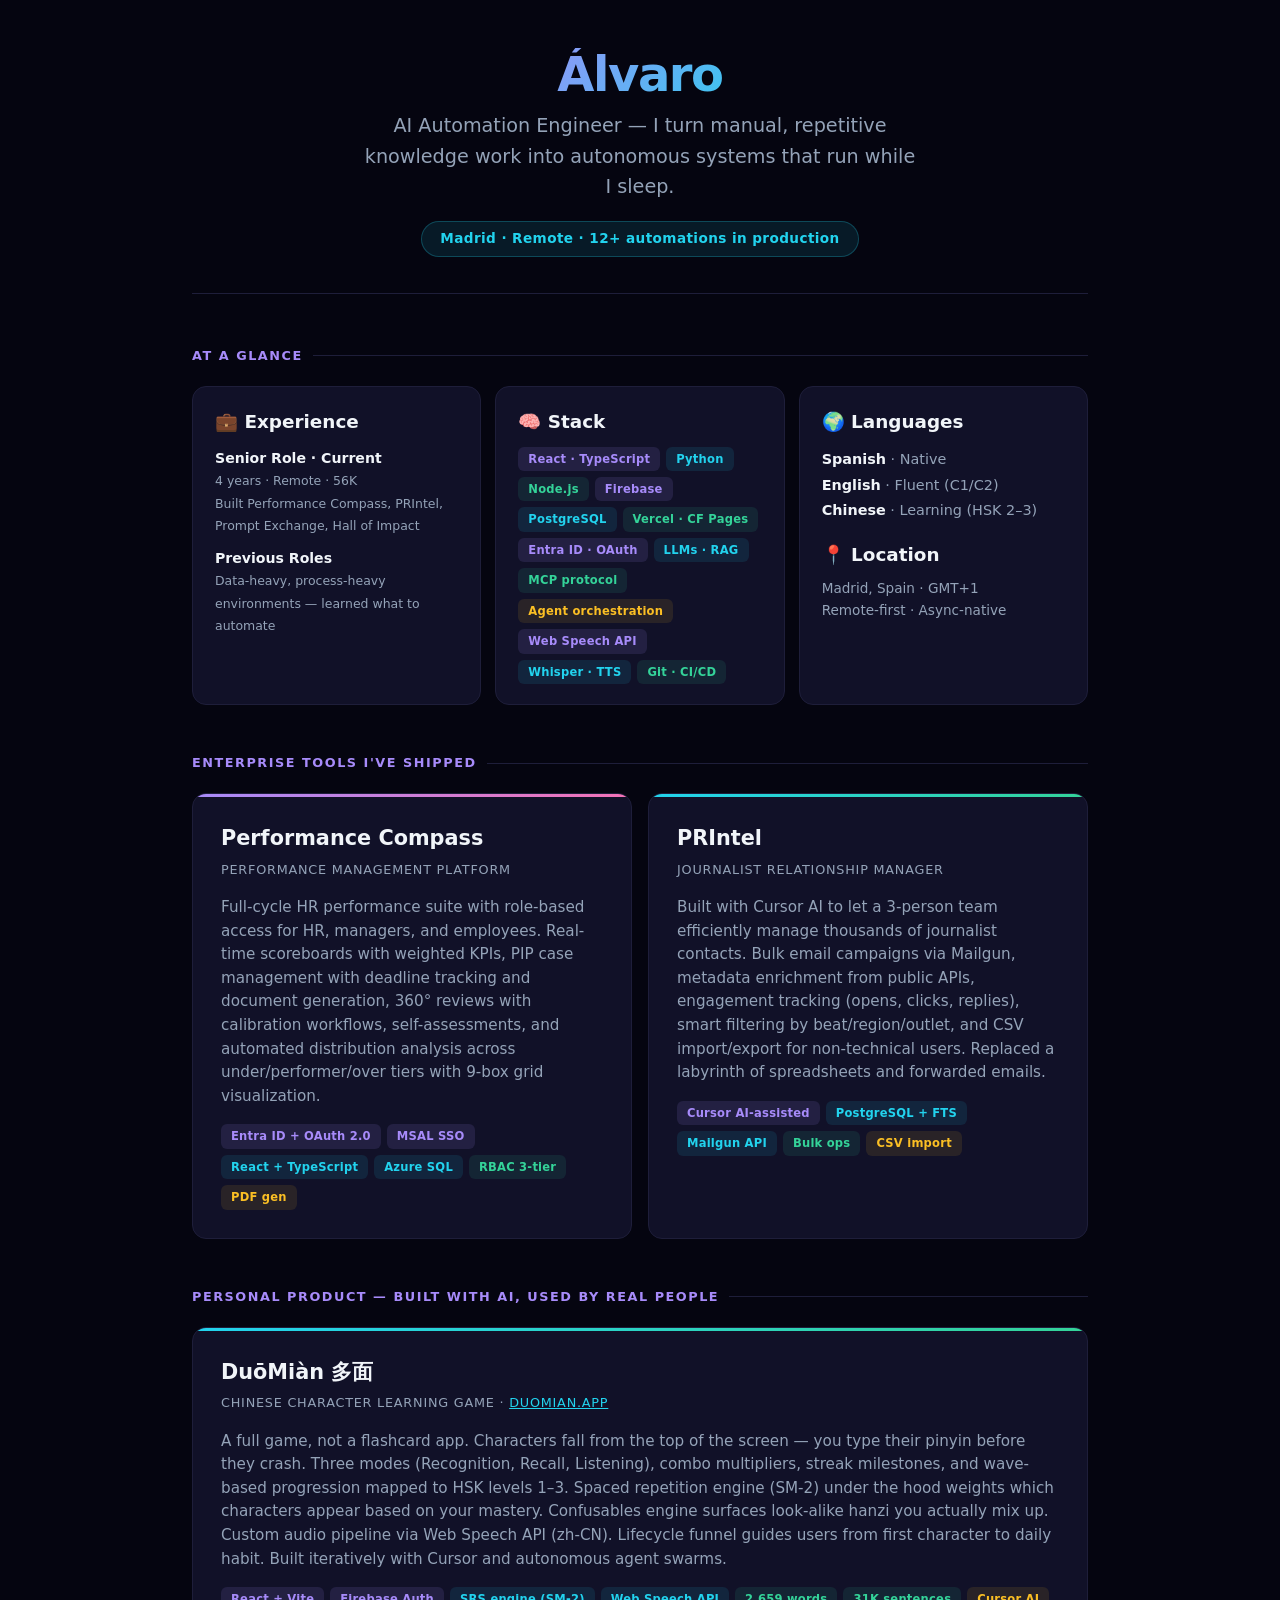
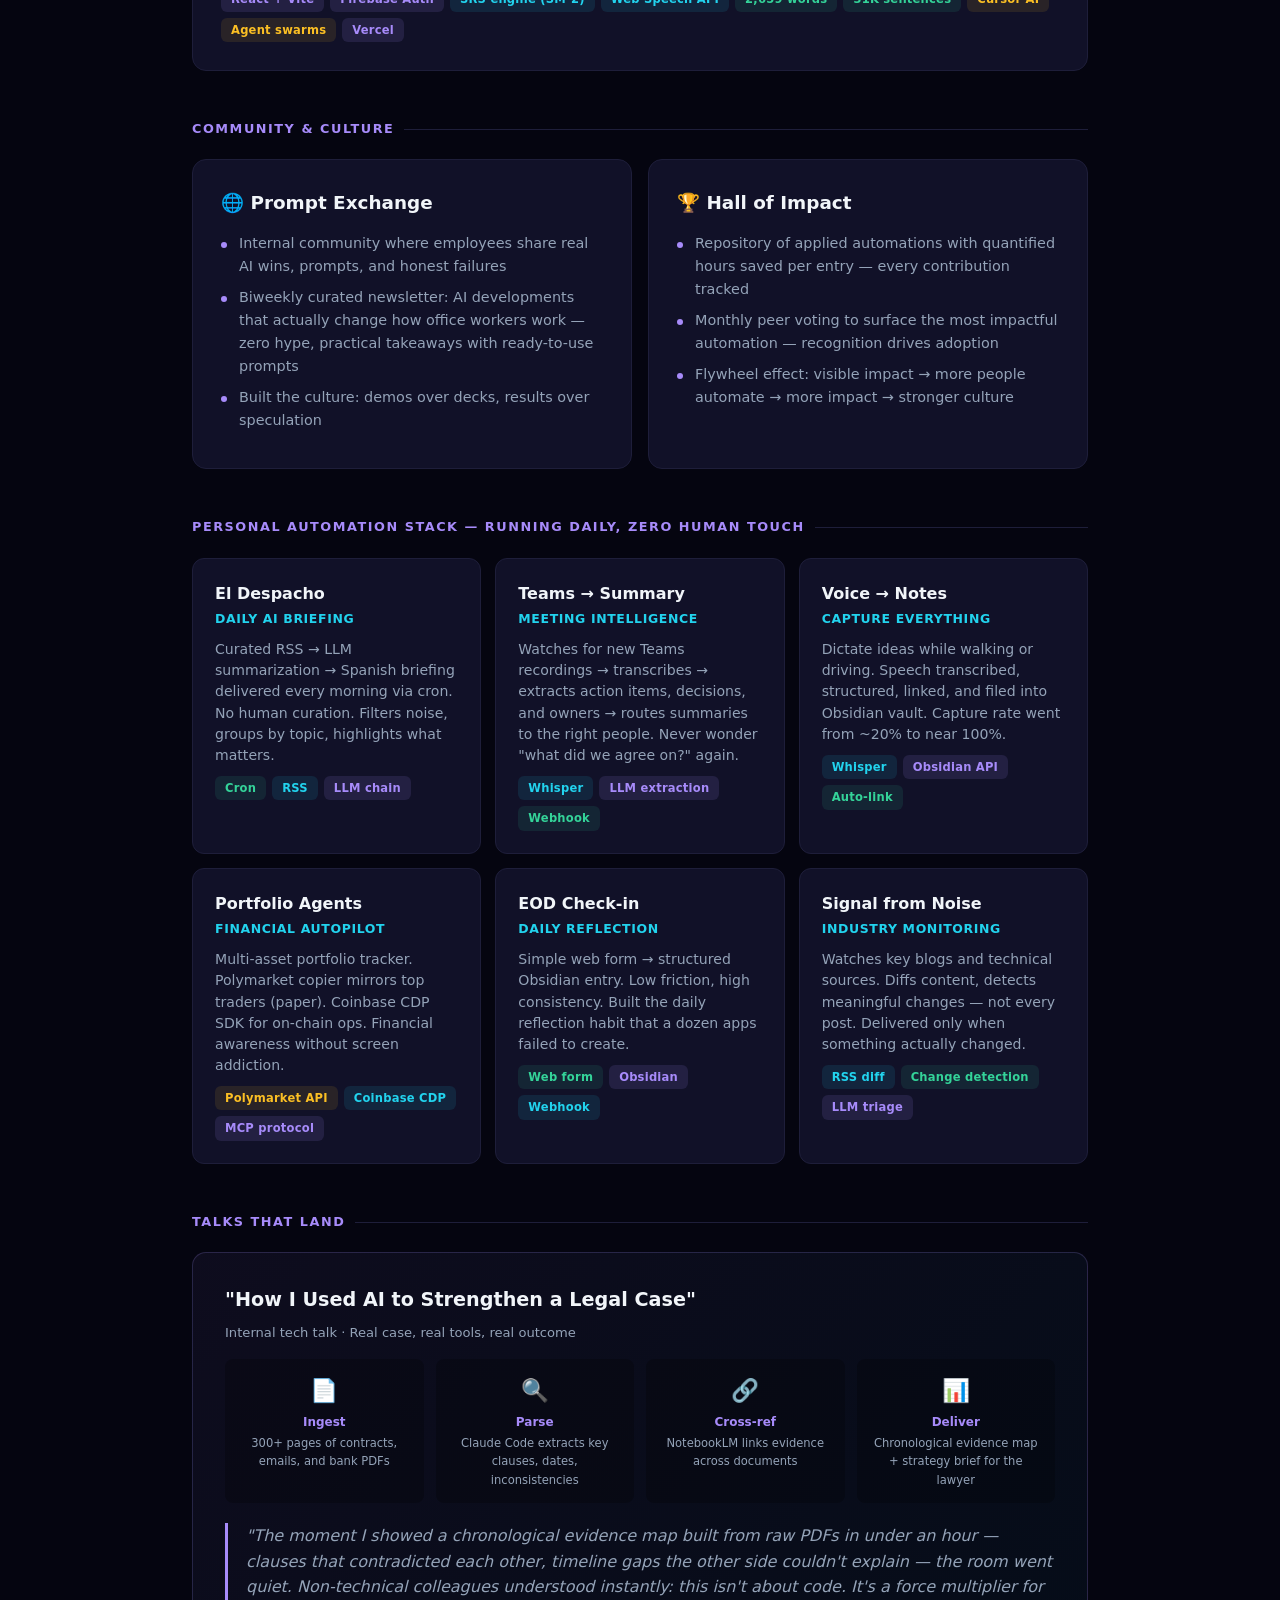
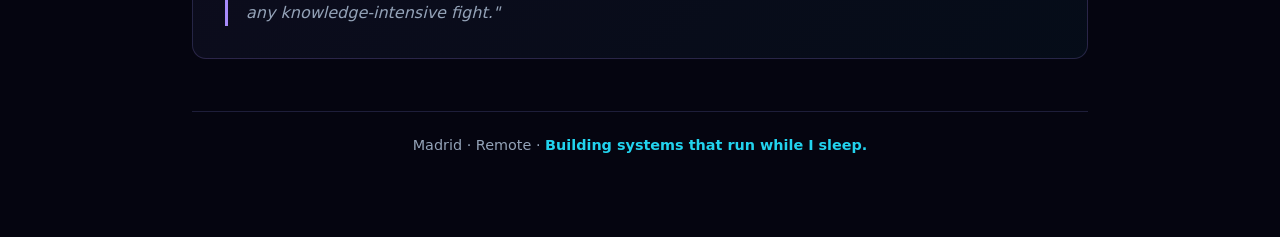
<file: automations/index.html>
<!DOCTYPE html>
<html lang="en">
<head>
<meta charset="UTF-8">
<meta name="viewport" content="width=device-width, initial-scale=1.0">
<title>Álvaro · AI Automation Engineer</title>
<style>
  :root {
    --bg: #050510;
    --surface: #0c0c1d;
    --card: #111128;
    --border: #1e1e3a;
    --purple: #a78bfa;
    --cyan: #22d3ee;
    --green: #34d399;
    --amber: #fbbf24;
    --pink: #f472b6;
    --text: #f1f5f9;
    --muted: #94a3b8;
  }
  * { margin: 0; padding: 0; box-sizing: border-box; }
  body {
    font-family: 'Inter', -apple-system, BlinkMacSystemFont, 'Segoe UI', system-ui, sans-serif;
    background: var(--bg);
    color: var(--text);
    font-size: 17px;
    line-height: 1.6;
    max-width: 960px;
    margin: 0 auto;
    padding: 48px 32px 80px;
  }
  a { color: var(--cyan); }

  /* ── HEADER ── */
  header {
    text-align: center;
    margin-bottom: 52px;
    padding-bottom: 36px;
    border-bottom: 1px solid var(--border);
  }
  h1 {
    font-size: 3rem;
    font-weight: 800;
    letter-spacing: -0.03em;
    line-height: 1.1;
    background: linear-gradient(135deg, #c4b5fd 0%, #a78bfa 30%, #22d3ee 70%, #67e8f9 100%);
    -webkit-background-clip: text;
    -webkit-text-fill-color: transparent;
    background-clip: text;
    margin-bottom: 10px;
  }
  .subtitle {
    font-size: 1.2rem;
    color: var(--muted);
    font-weight: 400;
    max-width: 560px;
    margin: 0 auto;
  }
  .tagline {
    display: inline-block;
    margin-top: 18px;
    padding: 6px 18px;
    border-radius: 20px;
    font-size: 0.85rem;
    font-weight: 600;
    letter-spacing: 0.03em;
    background: rgba(34, 211, 238, 0.1);
    border: 1px solid rgba(34, 211, 238, 0.25);
    color: var(--cyan);
  }

  /* ── SECTION HEADINGS ── */
  h2 {
    font-size: 0.8rem;
    font-weight: 700;
    text-transform: uppercase;
    letter-spacing: 0.12em;
    color: var(--purple);
    margin: 48px 0 20px;
    display: flex;
    align-items: center;
    gap: 10px;
  }
  h2::after {
    content: '';
    flex: 1;
    height: 1px;
    background: var(--border);
  }

  /* ── ENTERPRISE CARDS ── */
  .enterprise-grid {
    display: grid;
    grid-template-columns: 1fr 1fr;
    gap: 16px;
    margin-bottom: 20px;
  }
  .ecard {
    background: var(--card);
    border: 1px solid var(--border);
    border-radius: 14px;
    padding: 28px;
    position: relative;
    overflow: hidden;
  }
  .ecard::after {
    content: '';
    position: absolute;
    top: 0; left: 0;
    width: 100%; height: 3px;
  }
  .ecard.purple::after { background: linear-gradient(90deg, var(--purple), var(--pink)); }
  .ecard.cyan::after   { background: linear-gradient(90deg, var(--cyan), var(--green)); }
  .ecard h3 {
    font-size: 1.3rem;
    font-weight: 700;
    margin-bottom: 4px;
  }
  .ecard .role {
    font-size: 0.8rem;
    color: var(--muted);
    text-transform: uppercase;
    letter-spacing: 0.06em;
    margin-bottom: 16px;
  }
  .ecard p {
    color: var(--muted);
    font-size: 0.95rem;
    margin-bottom: 16px;
    line-height: 1.55;
  }
  .pill-row {
    display: flex;
    flex-wrap: wrap;
    gap: 6px;
  }
  .pill {
    font-size: 0.72rem;
    font-weight: 600;
    padding: 3px 10px;
    border-radius: 6px;
    letter-spacing: 0.02em;
  }
  .pill.purple { background: rgba(167,139,250,0.12); color: var(--purple); }
  .pill.cyan   { background: rgba(34,211,238,0.1);  color: var(--cyan); }
  .pill.green  { background: rgba(52,211,153,0.1);  color: var(--green); }
  .pill.amber  { background: rgba(251,191,36,0.1);  color: var(--amber); }

  /* ── COMMUNITY BLOCK ── */
  .community-block {
    display: grid;
    grid-template-columns: 1fr 1fr;
    gap: 16px;
    margin-bottom: 20px;
  }
  .cblock {
    background: var(--card);
    border: 1px solid var(--border);
    border-radius: 14px;
    padding: 28px;
  }
  .cblock h3 {
    font-size: 1.15rem;
    font-weight: 700;
    margin-bottom: 14px;
    display: flex;
    align-items: center;
    gap: 8px;
  }
  .cblock li {
    color: var(--muted);
    font-size: 0.9rem;
    margin-bottom: 8px;
    padding-left: 18px;
    position: relative;
    list-style: none;
  }
  .cblock li::before {
    content: '';
    position: absolute;
    left: 0; top: 10px;
    width: 6px; height: 6px;
    border-radius: 50%;
    background: var(--purple);
  }

  /* ── PERSONAL STACK ── */
  .stack-grid {
    display: grid;
    grid-template-columns: 1fr 1fr 1fr;
    gap: 14px;
    margin-bottom: 20px;
  }
  .scard {
    background: var(--card);
    border: 1px solid var(--border);
    border-radius: 12px;
    padding: 22px;
    transition: border-color 0.2s;
  }
  .scard:hover { border-color: var(--purple); }
  .scard h3 {
    font-size: 1rem;
    font-weight: 700;
    margin-bottom: 3px;
  }
  .scard .hook {
    font-size: 0.78rem;
    color: var(--cyan);
    font-weight: 600;
    text-transform: uppercase;
    letter-spacing: 0.05em;
    margin-bottom: 10px;
  }
  .scard p {
    font-size: 0.88rem;
    color: var(--muted);
    line-height: 1.5;
  }

  /* ── TALK BLOCK ── */
  .talk-block {
    background: linear-gradient(135deg, rgba(167,139,250,0.06), rgba(34,211,238,0.04));
    border: 1px solid rgba(167,139,250,0.2);
    border-radius: 14px;
    padding: 32px;
    margin-top: 16px;
  }
  .talk-block h3 {
    font-size: 1.2rem;
    font-weight: 700;
    margin-bottom: 6px;
  }
  .talk-block .context {
    font-size: 0.82rem;
    color: var(--muted);
    margin-bottom: 16px;
  }
  .talk-flow {
    display: flex;
    gap: 12px;
    flex-wrap: wrap;
    margin-bottom: 20px;
  }
  .flow-step {
    flex: 1;
    min-width: 110px;
    background: rgba(0,0,0,0.25);
    border-radius: 8px;
    padding: 14px;
    text-align: center;
  }
  .flow-step .icon {
    font-size: 1.4rem;
    margin-bottom: 4px;
  }
  .flow-step .label {
    font-size: 0.75rem;
    font-weight: 600;
    color: var(--purple);
  }
  .flow-step .detail {
    font-size: 0.72rem;
    color: var(--muted);
    margin-top: 2px;
  }
  .quote {
    font-size: 1rem;
    font-style: italic;
    color: var(--muted);
    border-left: 3px solid var(--purple);
    padding-left: 18px;
    margin-top: 16px;
  }

  /* ── FOOTER ── */
  footer {
    margin-top: 52px;
    padding-top: 22px;
    border-top: 1px solid var(--border);
    text-align: center;
    font-size: 0.9rem;
    color: var(--muted);
  }
  footer strong { color: var(--cyan); }

  @media (max-width: 720px) {
    .enterprise-grid, .community-block, .stack-grid { grid-template-columns: 1fr; }
    h1 { font-size: 2.2rem; }
  }
  @media print {
    body { background: #fff; color: #1a1a2e; font-size: 13px; max-width: 100%; padding: 28px; }
    .card, .ecard, .scard, .cblock { background: #f8f9fc; border-color: #ddd; }
    h1 { -webkit-text-fill-color: #7c3aed; }
    h2 { color: #7c3aed; }
    .muted, p, .detail, .context { color: #444; }
  }
</style>
</head>
<body>

<header>
  <h1>Álvaro</h1>
  <p class="subtitle">AI Automation Engineer — I turn manual, repetitive knowledge work into autonomous systems that run while I sleep.</p>
  <div class="tagline">Madrid · Remote · 12+ automations in production</div>
</header>

<!-- ═══════════ CONDENSED CV ═══════════ -->
<h2>At a Glance</h2>

<div style="display:grid; grid-template-columns: 1fr 1fr 1fr; gap:14px; margin-bottom:28px">

  <div class="cblock" style="padding:20px 22px">
    <h3 style="margin-bottom:10px">💼 Experience</h3>
    <div style="font-size:0.88rem; color:var(--muted); line-height:1.6">
      <div style="margin-bottom:10px">
        <strong style="color:var(--text)">Senior Role · Current</strong><br>
        <span style="font-size:0.78rem">4 years · Remote · 56K</span><br>
        <span style="font-size:0.78rem">Built Performance Compass, PRIntel, Prompt Exchange, Hall of Impact</span>
      </div>
      <div>
        <strong style="color:var(--text)">Previous Roles</strong><br>
        <span style="font-size:0.78rem">Data-heavy, process-heavy environments — learned what to automate</span>
      </div>
    </div>
  </div>

  <div class="cblock" style="padding:20px 22px">
    <h3 style="margin-bottom:10px">🧠 Stack</h3>
    <div class="pill-row">
      <span class="pill purple">React · TypeScript</span>
      <span class="pill cyan">Python</span>
      <span class="pill green">Node.js</span>
      <span class="pill purple">Firebase</span>
      <span class="pill cyan">PostgreSQL</span>
      <span class="pill green">Vercel · CF Pages</span>
      <span class="pill purple">Entra ID · OAuth</span>
      <span class="pill cyan">LLMs · RAG</span>
      <span class="pill green">MCP protocol</span>
      <span class="pill amber">Agent orchestration</span>
      <span class="pill purple">Web Speech API</span>
      <span class="pill cyan">Whisper · TTS</span>
      <span class="pill green">Git · CI/CD</span>
    </div>
  </div>

  <div class="cblock" style="padding:20px 22px">
    <h3 style="margin-bottom:10px">🌍 Languages</h3>
    <div style="font-size:0.9rem; color:var(--muted); line-height:1.8">
      <div><strong style="color:var(--text)">Spanish</strong> · Native</div>
      <div><strong style="color:var(--text)">English</strong> · Fluent (C1/C2)</div>
      <div><strong style="color:var(--text)">Chinese</strong> · Learning (HSK 2–3)</div>
    </div>
    <h3 style="margin-top:16px; margin-bottom:8px">📍 Location</h3>
    <div style="font-size:0.85rem; color:var(--muted)">
      Madrid, Spain · GMT+1<br>
      Remote-first · Async-native
    </div>
  </div>

</div>

<!-- ═══════════ ENTERPRISE ═══════════ -->
<h2>Enterprise Tools I've Shipped</h2>

<div class="enterprise-grid">
  <div class="ecard purple">
    <h3>Performance Compass</h3>
    <div class="role">Performance Management Platform</div>
    <p>
      Full-cycle HR performance suite with role-based access for HR, managers, and employees.
      Real-time scoreboards with weighted KPIs, PIP case management with deadline tracking and
      document generation, 360° reviews with calibration workflows, self-assessments, and automated
      distribution analysis across under/performer/over tiers with 9-box grid visualization.
    </p>
    <div class="pill-row">
      <span class="pill purple">Entra ID + OAuth 2.0</span>
      <span class="pill purple">MSAL SSO</span>
      <span class="pill cyan">React + TypeScript</span>
      <span class="pill cyan">Azure SQL</span>
      <span class="pill green">RBAC 3-tier</span>
      <span class="pill amber">PDF gen</span>
    </div>
  </div>

  <div class="ecard cyan">
    <h3>PRIntel</h3>
    <div class="role">Journalist Relationship Manager</div>
    <p>
      Built with Cursor AI to let a 3-person team efficiently manage thousands of journalist contacts.
      Bulk email campaigns via Mailgun, metadata enrichment from public APIs, engagement tracking
      (opens, clicks, replies), smart filtering by beat/region/outlet, and CSV import/export for
      non-technical users. Replaced a labyrinth of spreadsheets and forwarded emails.
    </p>
    <div class="pill-row">
      <span class="pill purple">Cursor AI-assisted</span>
      <span class="pill cyan">PostgreSQL + FTS</span>
      <span class="pill cyan">Mailgun API</span>
      <span class="pill green">Bulk ops</span>
      <span class="pill amber">CSV import</span>
    </div>
  </div>
</div>

<!-- ═══════════ PERSONAL PRODUCT ═══════════ -->
<h2>Personal Product — Built With AI, Used By Real People</h2>

<div style="display:grid; grid-template-columns: 1fr 1fr; gap:16px; margin-bottom:20px">
<div class="ecard cyan" style="grid-column: 1 / -1;">
  <h3>DuōMiàn 多面</h3>
  <div class="role">Chinese Character Learning Game · <a href="https://duomian.app" style="color:var(--cyan)">duomian.app</a></div>
  <p>
    A full game, not a flashcard app. Characters fall from the top of the screen — you type their pinyin
    before they crash. Three modes (Recognition, Recall, Listening), combo multipliers, streak milestones,
    and wave-based progression mapped to HSK levels 1–3. Spaced repetition engine (SM-2) under the hood
    weights which characters appear based on your mastery. Confusables engine surfaces look-alike hanzi
    you actually mix up. Custom audio pipeline via Web Speech API (zh-CN). Lifecycle funnel guides users
    from first character to daily habit. Built iteratively with Cursor and autonomous agent swarms.
  </p>
  <div class="pill-row">
    <span class="pill purple">React + Vite</span>
    <span class="pill purple">Firebase Auth</span>
    <span class="pill cyan">SRS engine (SM-2)</span>
    <span class="pill cyan">Web Speech API</span>
    <span class="pill green">2,659 words</span>
    <span class="pill green">31K sentences</span>
    <span class="pill amber">Cursor AI</span>
    <span class="pill amber">Agent swarms</span>
    <span class="pill purple">Vercel</span>
  </div>
</div>
</div>

<!-- ═══════════ COMMUNITY ═══════════ -->
<h2>Community & Culture</h2>

<div class="community-block">
  <div class="cblock">
    <h3>🌐 Prompt Exchange</h3>
    <ul>
      <li>Internal community where employees share real AI wins, prompts, and honest failures</li>
      <li>Biweekly curated newsletter: AI developments that actually change how office workers work — zero hype, practical takeaways with ready-to-use prompts</li>
      <li>Built the culture: demos over decks, results over speculation</li>
    </ul>
  </div>

  <div class="cblock">
    <h3>🏆 Hall of Impact</h3>
    <ul>
      <li>Repository of applied automations with quantified hours saved per entry — every contribution tracked</li>
      <li>Monthly peer voting to surface the most impactful automation — recognition drives adoption</li>
      <li>Flywheel effect: visible impact → more people automate → more impact → stronger culture</li>
    </ul>
  </div>
</div>

<!-- ═══════════ PERSONAL STACK ═══════════ -->
<h2>Personal Automation Stack — Running Daily, Zero Human Touch</h2>

<div class="stack-grid">
  <div class="scard">
    <h3>El Despacho</h3>
    <div class="hook">Daily AI Briefing</div>
    <p>Curated RSS → LLM summarization → Spanish briefing delivered every morning via cron. No human curation. Filters noise, groups by topic, highlights what matters.</p>
    <div class="pill-row" style="margin-top:10px">
      <span class="pill green">Cron</span>
      <span class="pill cyan">RSS</span>
      <span class="pill purple">LLM chain</span>
    </div>
  </div>
  <div class="scard">
    <h3>Teams → Summary</h3>
    <div class="hook">Meeting Intelligence</div>
    <p>Watches for new Teams recordings → transcribes → extracts action items, decisions, and owners → routes summaries to the right people. Never wonder "what did we agree on?" again.</p>
    <div class="pill-row" style="margin-top:10px">
      <span class="pill cyan">Whisper</span>
      <span class="pill purple">LLM extraction</span>
      <span class="pill green">Webhook</span>
    </div>
  </div>
  <div class="scard">
    <h3>Voice → Notes</h3>
    <div class="hook">Capture Everything</div>
    <p>Dictate ideas while walking or driving. Speech transcribed, structured, linked, and filed into Obsidian vault. Capture rate went from ~20% to near 100%.</p>
    <div class="pill-row" style="margin-top:10px">
      <span class="pill cyan">Whisper</span>
      <span class="pill purple">Obsidian API</span>
      <span class="pill green">Auto-link</span>
    </div>
  </div>
  <div class="scard">
    <h3>Portfolio Agents</h3>
    <div class="hook">Financial Autopilot</div>
    <p>Multi-asset portfolio tracker. Polymarket copier mirrors top traders (paper). Coinbase CDP SDK for on-chain ops. Financial awareness without screen addiction.</p>
    <div class="pill-row" style="margin-top:10px">
      <span class="pill amber">Polymarket API</span>
      <span class="pill cyan">Coinbase CDP</span>
      <span class="pill purple">MCP protocol</span>
    </div>
  </div>
  <div class="scard">
    <h3>EOD Check-in</h3>
    <div class="hook">Daily Reflection</div>
    <p>Simple web form → structured Obsidian entry. Low friction, high consistency. Built the daily reflection habit that a dozen apps failed to create.</p>
    <div class="pill-row" style="margin-top:10px">
      <span class="pill green">Web form</span>
      <span class="pill purple">Obsidian</span>
      <span class="pill cyan">Webhook</span>
    </div>
  </div>
  <div class="scard">
    <h3>Signal from Noise</h3>
    <div class="hook">Industry Monitoring</div>
    <p>Watches key blogs and technical sources. Diffs content, detects meaningful changes — not every post. Delivered only when something actually changed.</p>
    <div class="pill-row" style="margin-top:10px">
      <span class="pill cyan">RSS diff</span>
      <span class="pill green">Change detection</span>
      <span class="pill purple">LLM triage</span>
    </div>
  </div>
</div>

<!-- ═══════════ TALKS ═══════════ -->
<h2>Talks That Land</h2>

<div class="talk-block">
  <h3>"How I Used AI to Strengthen a Legal Case"</h3>
  <div class="context">Internal tech talk · Real case, real tools, real outcome</div>

  <div class="talk-flow">
    <div class="flow-step">
      <div class="icon">📄</div>
      <div class="label">Ingest</div>
      <div class="detail">300+ pages of contracts, emails, and bank PDFs</div>
    </div>
    <div class="flow-step">
      <div class="icon">🔍</div>
      <div class="label">Parse</div>
      <div class="detail">Claude Code extracts key clauses, dates, inconsistencies</div>
    </div>
    <div class="flow-step">
      <div class="icon">🔗</div>
      <div class="label">Cross-ref</div>
      <div class="detail">NotebookLM links evidence across documents</div>
    </div>
    <div class="flow-step">
      <div class="icon">📊</div>
      <div class="label">Deliver</div>
      <div class="detail">Chronological evidence map + strategy brief for the lawyer</div>
    </div>
  </div>

  <div class="quote">
    "The moment I showed a chronological evidence map built from raw PDFs in under an hour —
    clauses that contradicted each other, timeline gaps the other side couldn't explain —
    the room went quiet. Non-technical colleagues understood instantly: this isn't about code.
    It's a force multiplier for any knowledge-intensive fight."
  </div>
</div>

<footer>
  Madrid · Remote · <strong>Building systems that run while I sleep.</strong>
</footer>

</body>
</html>
</file>
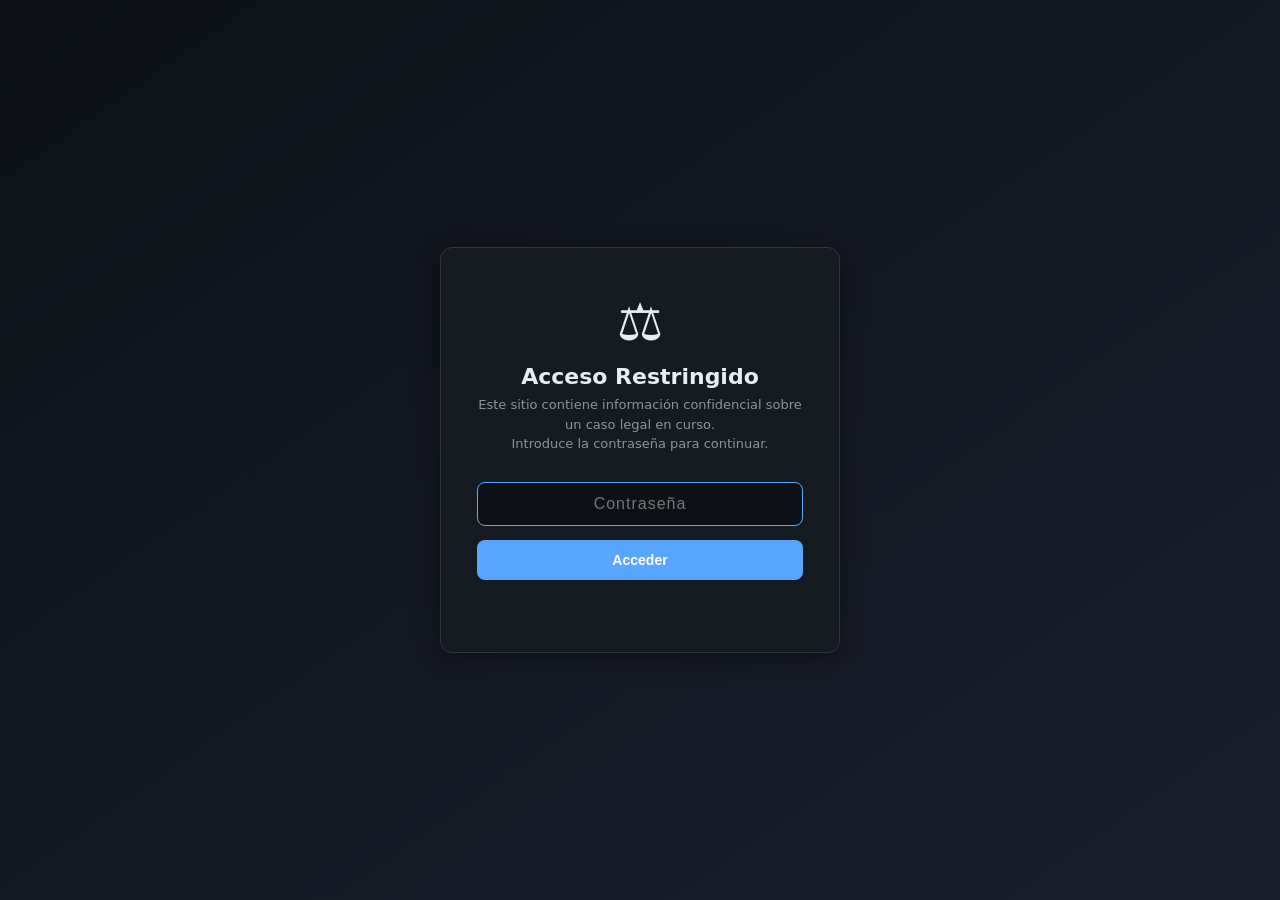
<file: casa/index.html>
<!DOCTYPE html>
<html lang="es">
<head>
<meta charset="UTF-8">
<meta name="viewport" content="width=device-width, initial-scale=1.0">
<meta name="robots" content="noindex, nofollow">
<title>Caso La Carrera — Acceso Restringido</title>
<style>
:root {
  --bg: #0d1117; --surface: #161b22; --surface2: #1c2129; --border: #30363d;
  --text: #e6edf3; --text2: #8b949e; --accent: #58a6ff; --accent2: #3fb950;
  --danger: #f85149; --warning: #d29922; --purple: #bc8cff; --orange: #f0883e;
}
* { margin:0; padding:0; box-sizing:border-box; }
body { font-family: -apple-system, BlinkMacSystemFont, 'Segoe UI', system-ui, sans-serif; background:var(--bg); color:var(--text); min-height:100vh; }

#login-screen { display:flex; align-items:center; justify-content:center; min-height:100vh; background: linear-gradient(145deg, #0d1117 0%, #1a1f2e 100%); }
.login-box { background:var(--surface); border:1px solid var(--border); border-radius:12px; padding:44px 36px; width:100%; max-width:400px; text-align:center; box-shadow:0 4px 24px rgba(0,0,0,.4); }
.login-box .icon { font-size:52px; margin-bottom:12px; }
.login-box h1 { font-size:22px; margin-bottom:6px; }
.login-box .sub { font-size:13px; color:var(--text2); margin-bottom:28px; line-height:1.5; }
.login-box input { width:100%; padding:12px 16px; background:var(--bg); border:1px solid var(--border); border-radius:8px; color:var(--text); font-size:16px; text-align:center; outline:none; transition:border-color .2s; letter-spacing:1px; }
.login-box input:focus { border-color:var(--accent); }
.login-box button { width:100%; margin-top:14px; padding:12px; background:var(--accent); color:#fff; border:none; border-radius:8px; font-size:14px; font-weight:600; cursor:pointer; transition:opacity .15s; }
.login-box button:hover { opacity:.85; }
.error-msg { color:var(--danger); font-size:13px; margin-top:10px; min-height:18px; }

#app-screen { display:none; }
#app-screen.active { display:flex; }

nav { width:260px; background:var(--surface); border-right:1px solid var(--border); padding:20px 0; position:fixed; top:0; left:0; bottom:0; overflow-y:auto; z-index:10; }
nav .logo { padding:0 20px 20px; border-bottom:1px solid var(--border); margin-bottom:10px; }
nav .logo h1 { font-size:17px; color:var(--accent); }
nav .logo p { font-size:11px; color:var(--text2); margin-top:4px; }
nav a { display:flex; align-items:center; gap:8px; padding:8px 20px; color:var(--text2); text-decoration:none; font-size:13px; transition:all .15s; border-left:3px solid transparent; }
nav a:hover { color:var(--text); background:var(--surface2); }
nav a.active { color:var(--accent); background:var(--surface2); border-left-color:var(--accent); }
nav a .pill { font-size:9px; padding:1px 5px; border-radius:3px; margin-left:auto; background:#3a1b1b; color:var(--danger); }
nav .nav-sep { border-top:1px solid var(--border); margin:8px 0; }

main { flex:1; padding:28px 36px; max-width:1100px; margin-left:260px; }
section { display:none; animation: fade .3s; }
section.active { display:block; }
@keyframes fade { from{opacity:0;transform:translateY(8px)} to{opacity:1;transform:translateY(0)} }
h2 { font-size:24px; margin-bottom:6px; }
h3 { font-size:16px; margin:22px 0 8px; border-bottom:1px solid var(--border); padding-bottom:5px; color:var(--text); }
h4 { font-size:14px; margin:14px 0 6px; color:var(--accent); text-transform:uppercase; letter-spacing:.5px; }
.subtitle { color:var(--text2); font-size:13px; margin-bottom:20px; }
.card { background:var(--surface); border:1px solid var(--border); border-radius:8px; padding:16px; margin-bottom:12px; font-size:14px; line-height:1.6; }
.card-header { display:flex; align-items:center; gap:8px; margin-bottom:8px; font-weight:600; }
.badge { padding:2px 8px; border-radius:4px; font-size:11px; font-weight:600; }
.bg { background:#1b3a1b; color:var(--accent2); } .br { background:#3a1b1b; color:var(--danger); }
.by { background:#3a351b; color:var(--warning); } .bb { background:#1b2d3a; color:var(--accent); }
.bp { background:#2d1b3a; color:var(--purple); } .bo { background:#3a281b; color:var(--orange); }
.stats { display:grid; grid-template-columns:repeat(4,1fr); gap:8px; margin-bottom:16px; }
.stat { background:var(--surface); border:1px solid var(--border); border-radius:8px; padding:12px; text-align:center; }
.stat .num { font-size:28px; font-weight:700; }
.stat .label { font-size:11px; color:var(--text2); margin-top:2px; }
.stat.r .num { color:var(--danger); } .stat.g .num { color:var(--accent2); }
.stat.b .num { color:var(--accent); } .stat.y .num { color:var(--warning); }
.highlight { border-left:4px solid var(--danger); padding-left:12px; }
.hl-accent { border-left:4px solid var(--accent); padding-left:12px; }
.hl-green { border-left:4px solid var(--accent2); padding-left:12px; }

.persona { display:inline-flex; align-items:center; gap:5px; padding:5px 10px; background:var(--surface); border:1px solid var(--border); border-radius:16px; margin:3px; font-size:13px; }
.persona .role { font-size:11px; color:var(--text2); }

.timeline { position:relative; padding-left:26px; }
.timeline::before { content:''; position:absolute; left:6px; top:0; bottom:0; width:2px; background:var(--border); }
.tl-item { position:relative; margin-bottom:2px; }
.tl-item::before { content:''; position:absolute; left:-23px; top:14px; width:10px; height:10px; border-radius:50%; background:var(--surface); border:2px solid var(--border); z-index:1; }
.tl-item.key::before { border-color:var(--danger); background:var(--danger); }
.tl-item.warn::before { border-color:var(--warning); background:var(--warning); }
.tl-item.info::before { border-color:var(--accent); background:var(--accent); }
.tl-summary { cursor:pointer; padding:10px 14px; background:var(--surface); border:1px solid var(--border); border-radius:6px; display:flex; align-items:center; gap:10px; font-size:13px; }
.tl-summary:hover { background:var(--surface2); }
.tl-date { font-size:11px; color:var(--text2); white-space:nowrap; min-width:80px; }
.tl-title { flex:1; }
.tl-arrow { color:var(--text2); transition:transform .2s; font-size:11px; }
.tl-item.open .tl-arrow { transform:rotate(180deg); }
.tl-content { display:none; padding:10px 14px; background:var(--surface2); border:1px solid var(--border); border-top:none; border-radius:0 0 6px 6px; font-size:13px; color:var(--text2); }
.tl-item.open .tl-content { display:block; }

.juris-grid { display:grid; grid-template-columns:1fr 1fr; gap:10px; }
.juris-card { background:var(--surface); border:1px solid var(--border); border-radius:6px; padding:12px; font-size:13px; }
.juris-card .ref { font-size:13px; color:var(--accent); margin-bottom:4px; font-weight:600; }
.juris-card .facts { color:var(--text2); margin-bottom:6px; }
.juris-card .result { color:var(--accent2); font-weight:600; }
.juris-card .match { font-size:11px; color:var(--danger); margin-top:4px; }
.juris-card.adverse { border-left:3px solid var(--danger); }
.juris-card.adverse .result { color:var(--danger); }

.danger-grid { display:grid; grid-template-columns:1fr 1fr; gap:10px; }
.danger-card { background:var(--surface); border:1px solid var(--border); border-radius:6px; padding:12px; font-size:13px; }
.danger-card .num { font-size:22px; font-weight:700; color:var(--danger); }
.danger-card h4 { font-size:14px; margin:6px 0 4px; color:var(--text); text-transform:none; letter-spacing:0; }
.danger-card .impact { font-size:13px; color:var(--text2); }
.danger-card .counter { font-size:11px; color:var(--accent2); margin-top:6px; }

.arg-grid { display:grid; grid-template-columns:1fr 1fr; gap:10px; }
.arg-card { border-radius:6px; padding:12px; font-size:13px; }
.arg-card.g { background:#1b2d1b; border:1px solid #2d4a2d; }
.arg-card.r { background:#2d1b1b; border:1px solid #4a2d2d; }
.arg-card h4 { margin:0 0 6px; font-size:14px; text-transform:none; letter-spacing:0; }
.arg-card.g h4 { color:var(--accent2); } .arg-card.r h4 { color:var(--danger); }
.arg-card li { margin-bottom:4px; color:var(--text2); font-size:13px; }

.phases { display:grid; grid-template-columns:repeat(3,1fr); gap:10px; }
.phase-card { background:var(--surface); border:1px solid var(--border); border-radius:8px; padding:14px; font-size:13px; }
.phase-card h4 { font-size:15px; margin-bottom:8px; text-transform:none; letter-spacing:0; }
.phase-card .tag { font-size:11px; padding:1px 6px; border-radius:3px; }
.phase-card li { margin-bottom:4px; color:var(--text2); font-size:13px; }
.phase-card.f0 h4 { color:var(--danger); } .phase-card.f0 { border-top:3px solid var(--danger); }
.phase-card.f1 h4 { color:var(--warning); } .phase-card.f1 { border-top:3px solid var(--warning); }
.phase-card.f2 h4 { color:var(--accent); } .phase-card.f2 { border-top:3px solid var(--accent); }

.demand-block { background:var(--surface); border:1px solid var(--accent); border-radius:8px; padding:16px; font-family:'SF Mono',Monaco,monospace; font-size:13px; line-height:1.8; white-space:pre-wrap; color:var(--text2); }
.demand-block .kw { color:var(--accent); } .demand-block .amt { color:var(--accent2); } .demand-block .law { color:var(--purple); }
.demand-block .danger { color:var(--danger); }

.quote { border-left:3px solid var(--warning); padding:10px 14px; margin:10px 0; font-style:italic; color:var(--text2); font-size:13px; background:var(--surface2); border-radius:0 4px 4px 0; }

table.full { width:100%; border-collapse:collapse; font-size:13px; }
table.full th { text-align:left; padding:8px 10px; border-bottom:2px solid var(--border); color:var(--text2); font-size:11px; text-transform:uppercase; }
table.full td { padding:8px 10px; border-bottom:1px solid var(--border); }
table.full tr:hover td { background:var(--surface2); }

/* ── MOBILE HAMBURGER MENU ── */
.hamburger { display:none; position:fixed; top:0; left:0; right:0; z-index:100; background:var(--surface); border-bottom:1px solid var(--border); padding:12px 16px; align-items:center; justify-content:space-between; }
.hamburger .title { font-size:14px; color:var(--accent); font-weight:600; }
.hamburger button { background:none; border:none; color:var(--text); font-size:24px; cursor:pointer; padding:4px 8px; line-height:1; }
.overlay { display:none; position:fixed; top:0;left:0;right:0;bottom:0; background:rgba(0,0,0,.6); z-index:90; }
.overlay.show { display:block; }

@media (max-width:768px) {
  .hamburger { display:flex; }
  nav {
    position:fixed; top:0; left:-280px; width:260px; height:100vh; z-index:95;
    transition:left .25s ease; overflow-y:auto; padding:60px 0 20px;
    background:var(--surface); border-right:1px solid var(--border);
  }
  nav.open { left:0; }
  nav .logo { display:block; }
  nav a { padding:9px 20px; font-size:14px; border-left:3px solid transparent; border-bottom:none; white-space:normal; }
  nav a.active { border-left-color:var(--accent); border-bottom:none; }
  nav .nav-sep { margin:6px 0; }
  main { margin-left:0; padding:56px 14px 14px; }
  .juris-grid,.danger-grid,.arg-grid,.stats,.phases { grid-template-columns:1fr; }
}
</style>
</head>
<body>

<!-- ═══ LOGIN ═══ -->
<div id="login-screen">
  <div class="login-box">
    <div class="icon">⚖️</div>
    <h1>Acceso Restringido</h1>
    <p class="sub">Este sitio contiene información confidencial sobre un caso legal en curso.<br>Introduce la contraseña para continuar.</p>
    <input type="password" id="pw" placeholder="Contraseña" autofocus autocomplete="off" onkeydown="if(event.key==='Enter')verify()">
    <button onclick="verify()">Acceder</button>
    <div class="error-msg" id="error"></div>
  </div>
</div>

<!-- ═══ APP ═══ -->
<div id="app-screen">

<!-- Hamburger bar (mobile only) -->
<div class="hamburger">
  <span class="title">⚖️ La Carrera</span>
  <button onclick="toggleMenu()" aria-label="Menú">☰</button>
</div>
<div class="overlay" id="overlay" onclick="closeMenu()"></div>

<nav id="nav">
  <div class="logo"><h1>⚖️ La Carrera</h1><p>Siero, Asturias · v3</p></div>
  <a href="#resumen" class="active" onclick="switchTab(event,'resumen')">📋 Resumen</a>
  <a href="#crono" onclick="switchTab(event,'crono')">🕐 Cronología</a>
  <a href="#hechos" onclick="switchTab(event,'hechos')">📁 Hechos</a>
  <a href="#pruebas" onclick="switchTab(event,'pruebas')">🔍 Pruebas</a>
  <div class="nav-sep"></div>
  <a href="#estrategia" onclick="switchTab(event,'estrategia')">🎯 Estrategia<span class="pill">v3</span></a>
  <a href="#lineas" onclick="switchTab(event,'lineas')">💡 Nuevas Líneas<span class="pill">9</span></a>
  <a href="#angulos" onclick="switchTab(event,'angulos')">🔬 Ángulos Críticos<span class="pill">5</span></a>
  <a href="#juridico" onclick="switchTab(event,'juridico')">📚 Jurisprudencia</a>
  <a href="#riesgos" onclick="switchTab(event,'riesgos')">⚠️ Riesgos</a>
  <div class="nav-sep"></div>
  <a href="#accion" onclick="switchTab(event,'accion')">⚡ Acción</a>
</nav>

<main>

<!-- ══════════════ RESUMEN ══════════════ -->
<section id="resumen" class="active">
<h2>📋 Resumen Ejecutivo v3</h2>
<p class="subtitle">Compraventa frustrada · La Carrera, Siero · Tras colisión de 3 agentes especialistas</p>

<div class="stats">
  <div class="stat g"><div class="num">72.000€+</div><div class="label">Reclamación (nulidad o duplo)</div></div>
  <div class="stat r"><div class="num">36.000€</div><div class="label">Arras originales</div></div>
  <div class="stat b"><div class="num">3/4</div><div class="label">Edificios sin licencia</div></div>
  <div class="stat y"><div class="num">+90%</div><div class="label">Prob. éxito combinada</div></div>
</div>

<div class="card highlight">
  <div class="card-header"><span class="badge br">ESTRATEGIA REVISADA TRAS COLISIÓN DE AGENTES</span></div>
  <p><strong>Munia sugiere reclamar el doble por art. 1124 CC.</strong> Pero el análisis de tres especialistas (civilista, urbanístico, perito inmobiliario) en colisión ha revelado que ese camino tiene riesgos que no habíamos visto. La estrategia se ha refinado:</p>
  <p style="margin-top:6px"><strong>Pretensión principal:</strong> Nulidad contractual por vicio del consentimiento (publicidad engañosa + Directiva 2005/29/CE) → restitución + indemnización de daños (potencialmente más de 72.000€).</p>
  <p><strong>Subsidiaria 1ª:</strong> Resolución por incumplimiento (art. 1124 CC) → doble de arras (72.000€).</p>
  <p><strong>Subsidiaria 2ª:</strong> Devolución simple de arras (36.000€) + daños.</p>
  <p style="margin-top:6px"><strong>Presión multifrente:</strong> Antes de la demanda civil → denuncia administrativa (Consumo + Ayuntamiento) + denuncia al Banco de España + amenaza de querella penal. Solo si falla la negociación, se presenta la demanda.</p>
</div>

<div class="card">
  <div class="card-header"><span class="badge bg">PERSONAS</span></div>
  <div style="display:flex;flex-wrap:wrap;gap:2px;">
    <div class="persona"><strong>Sonia Pozo</strong><span class="role">Compradora</span></div>
    <div class="persona"><strong>Álvaro García</strong><span class="role">Comprador</span></div>
    <div class="persona"><strong>Munia Rozas</strong><span class="role">Abogada</span></div>
    <div class="persona"><strong>Begoña</strong><span class="role">RE/MAX (ppal.)</span></div>
    <div class="persona"><strong>Silvia</strong><span class="role">RE/MAX (sec.)</span></div>
    <div class="persona"><strong>Antonio Venegas</strong><span class="role">Vendedor</span></div>
    <div class="persona"><strong>Mª Carmen Miranda</strong><span class="role">Vendedora</span></div>
    <div class="persona"><strong>Aránzazu Menéndez</strong><span class="role">Abog. vendedores</span></div>
    <div class="persona"><strong>Laura Aybar</strong><span class="role">Arq. municipal</span></div>
    <div class="persona"><strong>Rocío Sánchez</strong><span class="role">Caja Rural</span></div>
    <div class="persona"><strong>Joaquín Rubiera</strong><span class="role">Perito COAA</span></div>
    <div class="persona"><strong>Francisco Fernández</strong><span class="role">Nuevo comprador</span></div>
  </div>
</div>

<div class="card highlight">
  <div class="card-header"><span class="badge br">PRUEBA REINA — CON DEBILIDADES IDENTIFICADAS</span></div>
  <p><strong>Email Laura Aybar (3/10/2025):</strong> <em>"Este es el correo que envié en su día al respecto de estas fincas."</em> Prueba que la inmobiliaria ya conocía la situación.</p>
  <p style="color:var(--warning);margin-top:6px"><strong>⚠️ Pero no sabemos tres cosas críticas:</strong> (a) la fecha exacta del correo original — ¿antes o después del 18/08/2025?, (b) el destinatario concreto — ¿Begoña, Silvia, una administrativa?, (c) el contenido textual exacto — ¿fue un aviso claro o una mención burocrática ambigua?</p>
  <p style="color:var(--accent2);margin-top:4px"><strong>Acción:</strong> Diligencias preliminares YA al Ayuntamiento (art. 256 LEC) para obtener el correo original completo con metadatos.</p>
</div>
</section>

<!-- ══════════════ CRONOLOGÍA ══════════════ -->
<section id="crono">
<h2>🕐 Cronología</h2><p class="subtitle">● Clave &nbsp; ● Relevante &nbsp; ● Informativo</p>
<div class="timeline" id="timeline"></div>
</section>

<!-- ══════════════ HECHOS ══════════════ -->
<section id="hechos">
<h2>📁 Hechos Probados</h2><p class="subtitle">Con soporte documental objetivo</p>

<h4>1. Defectos urbanísticos graves</h4>
<div class="card">
  <ul style="font-size:13px;color:var(--text2);padding-left:16px;">
    <li style="margin-bottom:3px"><strong>Suelo Urbanizable</strong> (no Urbano). PGOU Siero, UH 10/UZ/U. Inf. municipal exp. 309/2026.</li>
    <li style="margin-bottom:3px"><strong>3 de 4 edificaciones sin licencia</strong> (E2, E3, E4). Fuera de ordenación (art. 188.2 PGOU + 107 TROTU).</li>
    <li style="margin-bottom:3px"><strong>E1: discrepancia de 53m²</strong> entre licencia (249,68m²) y Registro (302,60m²). Sugiere ampliación ilegal parcial.</li>
    <li style="margin-bottom:3px"><strong>No se puede construir piscina</strong> ni ampliar. Email Laura Aybar, 6/10/2025.</li>
    <li style="margin-bottom:3px"><strong>Pérdida patrimonial:</strong> 36.736€–73.472€ (sin desarrollo) o 46.696€+ (con desarrollo). Pericial Rubiera.</li>
  </ul>
</div>

<h4>2. Incumplimiento contractual — base del art. 1124 CC</h4>
<div class="card">
  <ul style="font-size:13px;color:var(--text2);padding-left:16px;">
    <li style="margin-bottom:3px"><strong>Declaración falsa:</strong> "libre de cargas y gravámenes" con cargas de ~220.000€. <strong>Incumplimiento de estipulación expresa.</strong></li>
    <li style="margin-bottom:3px"><strong>Aliud pro alio:</strong> contrataste vivienda legalizada, recibes solar urbanizable con 3 edificios ilegales. STS 23/05/2006.</li>
    <li style="margin-bottom:3px"><strong>Matiz crítico (nuevo — del urbanístico):</strong> Las edificaciones sin licencia no son "cargas urbanísticas" sino <strong>infracciones urbanísticas</strong>. La jurisprudencia que dice que "libre de cargas" no incluye cargas urbanísticas (SAP Barcelona, SAP Madrid) habla de CARGAS, no de INFRACCIONES. Este matiz salva el argumento del incumplimiento contractual.</li>
    <li style="margin-bottom:3px"><strong>Incumplimiento definitivo:</strong> vendieron la casa a terceros en abril 2026. Ya no pueden cumplir.</li>
  </ul>
</div>

<h4>3. Conocimiento previo de la inmobiliaria</h4>
<div class="card">
  <ul style="font-size:13px;color:var(--text2);padding-left:16px;">
    <li style="margin-bottom:3px">Laura Aybar: <strong>"Este es el correo que envié en su día"</strong> — RE/MAX ya había sido informada. <span style="color:var(--warning)">Pero desconocemos fecha exacta del correo original.</span></li>
    <li style="margin-bottom:3px">Laura: <strong>"el certificado que me han pedido"</strong> — RE/MAX le solicitó certificado urbanístico.</li>
    <li style="margin-bottom:3px">Silvia, 7 oct: <strong>"1ª vez en 4 años que me piden cédula urbanística"</strong> — confiesa incumplimiento sistemático.</li>
  </ul>
</div>

<h4>4. Control de la financiación</h4>
<div class="card">
  <ul style="font-size:13px;color:var(--text2);padding-left:16px;">
    <li style="margin-bottom:3px">Tasación Caja Rural <strong>solicitada directamente por RE/MAX</strong> (email Rocío Sánchez).</li>
    <li style="margin-bottom:3px">Silvia: tasador <strong>"iba a hacer todo lo posible para que saliera cuanto más mejor"</strong>.</li>
    <li style="margin-bottom:3px"><span style="color:var(--warning)">⚠️ La defensa reinterpretará esto:</span> "iba a hacer todo lo posible" puede significar simplemente que el tasador intentaba obtener la valoración más alta dentro de parámetros legales, práctica habitual en el sector. No prueba connivencia.</li>
    <li style="margin-bottom:3px">Begoña se negó a dar el teléfono de TINSA.</li>
  </ul>
</div>

<h4>5. Venta a terceros — doble enriquecimiento</h4>
<div class="card">
  <ul style="font-size:13px;color:var(--text2);padding-left:16px;">
    <li style="margin-bottom:3px">Nota simple 30/04/2026: finca 90666 → <strong>Francisco Fernández y Vanesa Sánchez</strong>.</li>
    <li style="margin-bottom:3px">Hipoteca BBVA 249.500€. Valor real muy inferior a 360.000€ pactados.</li>
    <li style="margin-bottom:3px"><strong>Vendedores cobraron 36.000€ de arras Y vendieron la casa.</strong></li>
    <li style="margin-bottom:3px"><span style="color:var(--accent2)">🎯 Nuevo ángulo:</span> Francisco Fernández es un testigo potencial de oro. Si a él tampoco le informaron de los vicios → patrón de conducta dolosa. Si sí le informaron → discriminación dolosa (a él sí, a vosotros no).</li>
  </ul>
</div>
</section>

<!-- ══════════════ PRUEBAS ══════════════ -->
<section id="pruebas">
<h2>🔍 Inventario de Pruebas</h2>
<div class="card" style="overflow-x:auto;">
<table class="full">
<thead><tr><th>#</th><th>Documento</th><th>Valor</th><th>Contenido clave</th></tr></thead>
<tbody>
<tr><td>1</td><td><strong>Informe pericial Rubiera</strong> · Mayo 2026, bajo juramento</td><td style="color:var(--accent2)">⭐⭐⭐⭐⭐</td><td>Pérdida 36k-73k€. 3 edif. sin licencia. Suelo urbanizable.</td></tr>
<tr><td>2</td><td><strong>Email Laura Aybar</strong> · 3-6 oct 2025</td><td style="color:var(--accent2)">⭐⭐⭐⭐⭐</td><td>YA informó a inmobiliaria. No piscina. Suelo urbanizable. <span style="color:var(--warning)">Pero faltan metadatos del correo original.</span></td></tr>
<tr><td>3</td><td><strong>Informe urbanístico municipal</strong> · Exp. 309/2026</td><td style="color:var(--accent2)">⭐⭐⭐⭐⭐</td><td>Suelo Urbanizable. Solo E1 con licencia.</td></tr>
<tr><td>4</td><td><strong>Contrato de arras</strong> · 18 ago 2025</td><td style="color:var(--accent2)">⭐⭐⭐⭐</td><td>360.000€. "Libre de cargas" → FALSO.</td></tr>
<tr><td>5</td><td><strong>Nota Simple actualizada</strong> · 30 abr 2026</td><td style="color:var(--accent2)">⭐⭐⭐⭐</td><td>Vendida a terceros. Hipoteca BBVA 249.500€.</td></tr>
<tr><td>6</td><td><strong>Emails Caja Rural</strong> · Sep-Oct 2025</td><td style="color:var(--accent2)">⭐⭐⭐⭐</td><td>"La tasación la solicitó directamente la inmobiliaria."</td></tr>
<tr><td>7</td><td><strong>Audios Silvia (6)</strong> · Oct 2025</td><td style="color:var(--warning)">⭐⭐⭐</td><td>"1ª vez en 4 años." <span style="color:var(--warning)">Riesgo de impugnación.</span></td></tr>
<tr><td>8</td><td><strong>Audios Begoña (20+)</strong> · Ago-Oct 2025</td><td style="color:var(--warning)">⭐⭐⭐</td><td>Presión y evasión. <span style="color:var(--warning)">Riesgo de impugnación.</span></td></tr>
<tr><td>9</td><td><strong>Burofax Munia</strong> · 7 nov 2025</td><td style="color:var(--warning)">⭐⭐⭐</td><td>Requisito procedibilidad LO 1/2025.</td></tr>
<tr><td>10</td><td><strong>Respuesta vendedores</strong> · 28 nov 2025</td><td style="color:var(--warning)">⭐⭐⭐</td><td>Rechazan. Invocan arts. 1124, 1454.</td></tr>
<tr><td>11</td><td><strong>Anuncio terrenos.es</strong></td><td style="color:var(--accent2)">⭐⭐⭐⭐</td><td>"Urbano" → FALSO. Publicidad engañosa. <span style="color:var(--accent2)">Base de la nueva pretensión de nulidad.</span></td></tr>
<tr><td>12</td><td><strong>Anuncio Idealista</strong></td><td style="color:var(--accent)">⭐⭐</td><td>379.990€. Sin mención a restricciones.</td></tr>
<tr><td>13</td><td><strong>Factura TINSA</strong></td><td style="color:var(--accent)">⭐⭐</td><td>82,28€.</td></tr>
<tr><td>14</td><td><strong>Google Maps Villa Píxel</strong></td><td style="color:var(--accent)">⭐</td><td>Arraigo emocional con la propiedad.</td></tr>
</tbody></table>
</div>
</section>

<!-- ══════════════ ESTRATEGIA v3 ══════════════ -->
<section id="estrategia">
<h2>🎯 Estrategia v3 — Estructura en Cascada</h2>
<p class="subtitle">Revisada tras colisión de los 3 agentes especialistas</p>

<h4>El problema con la estrategia original (solo art. 1124 CC)</h4>
<div class="card">
  <p style="font-size:13px;color:var(--text2)">Reclamar solo el doble de arras por art. 1124 CC tiene <strong>tres debilidades</strong> que no habíamos anticipado:</p>
  <ol style="font-size:13px;color:var(--text2);padding-left:14px;margin-top:4px;">
    <li style="margin-bottom:2px"><strong>Las arras requieren pacto expreso para funcionar como cláusula penal.</strong> STS 12/07/2017, STS 22/12/2015 y —críticamente— <strong>SAP Oviedo 11/09/2018</strong>: "Cuando el contrato de arras no especifica el carácter penal de las mismas, debe estarse a su función penitencial." Si el juez asturiano aplica este criterio, denegará el duplo.</li>
    <li style="margin-bottom:2px"><strong>La cláusula "libre de cargas" probablemente no incluye cargas urbanísticas.</strong> SAP Barcelona 19/11/2018, SAP Madrid 03/06/2019. <span style="color:var(--accent2)">Pero el urbanístico ha identificado un matiz salvador: las edificaciones sin licencia no son "cargas", son INFRACCIONES urbanísticas.</span></li>
    <li style="margin-bottom:2px"><strong>No sabemos la fecha exacta en que RE/MAX conoció los vicios.</strong> Si fue después del 18/08/2025, no hay dolo en la formación del contrato.</li>
  </ol>
</div>

<h4>Nueva estructura de pretensiones (en cascada)</h4>
<div class="demand-block">
<span class="kw">JUZGADO DE PRIMERA INSTANCIA DE SIERO</span>
<span class="kw">PROCEDIMIENTO:</span> Juicio Ordinario (arts. 249.2 y 399 LEC)

<span class="kw">DEMANDANTES:</span> Sonia Pozo y Álvaro García
<span class="kw">DEMANDADOS:</span> A. Venegas, MªC. Miranda, RE/MAX Vetusta,
             RE/MAX España (solidarios)

═══════════════════════════════════════════
<span class="kw">PRETENSIÓN PRINCIPAL</span>
<span class="law">NULIDAD CONTRACTUAL POR VICIO DEL CONSENTIMIENTO</span>
<span class="law">Arts. 1265, 1269, 1300 y 1303 CC</span>
<span class="law">+ Directiva 2005/29/CE (prácticas engañosas)</span>
<span class="law">+ Art. 60 TRLGDCU (publicidad incorporada al contrato)</span>
═══════════════════════════════════════════
  Fundamento: RE/MAX publicitó el terreno como "Urbano"
  (terrenos.es) cuando es "Urbanizable" → práctica
  engañosa → vicio del consentimiento → nulidad.

  Efectos (art. 1303 CC):
  • Restitución de <span class="amt">36.000 €</span> (arras)
  • <span class="amt">Indemnización de daños y perjuicios:</span>
    - Intereses legales desde 18/08/2025 (~1.836€)
    - Gastos tasación TINSA (82,28€)
    - Honorarios periciales (~1.500€)
    - Daño moral (~10.000€)
    - Lucro cesante (pérdida de oportunidad)
    - <span class="danger">Potencial total: superior a 72.000€</span>

  <span class="danger">VENTAJA SOBRE ART. 1124:</span> No depende de que
  las arras estén pactadas como penales. No depende
  de probar incumplimiento contractual. Solo hay que
  probar que la publicidad fue engañosa y que indujo
  a error.

═══════════════════════════════════════════
<span class="kw">PRETENSIÓN SUBSIDIARIA PRIMERA</span>
<span class="law">RESOLUCIÓN POR INCUMPLIMIENTO (Art. 1124 CC)</span>
═══════════════════════════════════════════
  • Devolución duplicada de arras: <span class="amt">72.000 €</span>
  • + intereses + costas
  • Fundamento: STS 23/12/2009 (leading case)

  ⚠️ Riesgo: SAP Oviedo 11/09/2018 puede denegar
  el duplo si las arras no se pactaron como penales.

═══════════════════════════════════════════
<span class="kw">PRETENSIÓN SUBSIDIARIA SEGUNDA</span>
<span class="law">ANULABILIDAD POR DOLO (Arts. 1269+1300 CC)</span>
═══════════════════════════════════════════
  • Restitución: <span class="amt">36.000 €</span>
  • + indemnización de daños y perjuicios
  • + intereses + costas

═══════════════════════════════════════════
<span class="kw">PRETENSIÓN SUBSIDIARIA TERCERA</span>
<span class="law">RESOLUCIÓN SIMPLE (Art. 1124 CC sin duplo)</span>
═══════════════════════════════════════════
  • Devolución simple: <span class="amt">36.000 €</span>
  • Red de seguridad última

═══════════════════════════════════════════
<span class="kw">RESPONSABILIDAD SOLIDARIA</span>
═══════════════════════════════════════════
  RE/MAX Vetusta + RE/MAX España:
  <span class="law">Art. 1719 CC</span> (mandatario frente a terceros)
  <span class="law">Art. 1902 CC</span> (culpa extracontractual)
  <span class="law">SAP Valencia 8/03/2016</span> (precedente RE/MAX)
  <span class="law">Doctrina de la apariencia</span> (STS 675/2010)

═══════════════════════════════════════════
<span class="kw">MEDIDAS CAUTELARES</span>
═══════════════════════════════════════════
  Embargo preventivo sobre precio 2ª venta
  <span class="law">Art. 727.1ª LEC</span>
</div>

<h4>Por qué esta estructura es superior</h4>
<div class="card">
  <table class="full">
  <tr><td style="color:var(--accent2);font-weight:700;width:30%">Cobertura total</td><td>El juez tiene 4 títulos jurídicos distintos para estimar. Si no concede la nulidad, puede ir por el 1124. Si no concede el duplo, la anulabilidad. Si no el dolo, la resolución simple. Es imposible que desestime completamente si los hechos están probados.</td></tr>
  <tr><td style="color:var(--accent2);font-weight:700">No depende del pacto de arras</td><td>La pretensión principal (nulidad) no necesita que las arras sean "penales". Se apoya en la publicidad engañosa, un hecho objetivo y documentado.</td></tr>
  <tr><td style="color:var(--accent2);font-weight:700">No depende de la fecha del email</td><td>La publicidad engañosa es anterior a la firma del contrato. No necesitamos probar que RE/MAX "sabía" — basta con que la publicidad fuera objetivamente falsa.</td></tr>
  <tr><td style="color:var(--accent2);font-weight:700">Indemnización potencialmente mayor</td><td>La nulidad (art. 1303 CC) permite reclamar daños y perjuicios además de la restitución. El daño moral y el lucro cesante pueden superar los 72.000€ del duplo.</td></tr>
  </table>
</div>

<h4>Cuantificación</h4>
<div class="card">
  <table class="full">
  <tr style="border-bottom:1px solid var(--border)"><td>Arras (restitución)</td><td style="text-align:right;color:var(--accent2)">36.000,00 €</td></tr>
  <tr style="border-bottom:1px solid var(--border)"><td>Intereses legales (desde 18/08/2025)</td><td style="text-align:right">~1.836,00 €</td></tr>
  <tr style="border-bottom:1px solid var(--border)"><td>Gastos tasación + perito</td><td style="text-align:right">~1.582,00 €</td></tr>
  <tr style="border-bottom:1px solid var(--border)"><td>Daño moral + lucro cesante</td><td style="text-align:right">~10.000 – 25.000 €</td></tr>
  <tr style="border-bottom:2px solid var(--border)"><td style="font-weight:700">Total (pretensión principal de nulidad)</td><td style="text-align:right;color:var(--accent);font-weight:700">~49.000 – 64.000 €</td></tr>
  <tr style="border-bottom:1px solid var(--border)"><td>Si se estima solo art. 1124 con duplo</td><td style="text-align:right;color:var(--accent2)">72.000,00 €</td></tr>
  <tr style="border-bottom:1px solid var(--border)"><td>Si se estima solo anulabilidad</td><td style="text-align:right">~49.000,00 €</td></tr>
  <tr><td>Si se estima solo resolución simple</td><td style="text-align:right">36.000,00 €</td></tr>
  </table>
</div>
</section>

<!-- ══════════════ NUEVAS LÍNEAS ══════════════ -->
<section id="lineas">
<h2>💡 9 Nuevas Líneas de Ataque</h2>
<p class="subtitle">Descubiertas por la colisión del equipo multidisciplinar de agentes</p>

<div class="card hl-accent">
  <div class="card-header"><span class="badge bb">NL1</span> <strong>Nulidad contractual por publicidad engañosa como pretensión principal</strong></div>
  <p style="font-size:13px;color:var(--text2)"><strong>Origen:</strong> Colisión Perito-Civilista-Urbanístico. Al cruzar la Directiva 2005/29/CE (prácticas engañosas) con el art. 1265 CC (vicio del consentimiento), surge una pretensión MÁS POTENTE que el art. 1124: la nulidad contractual con indemnización de daños. La publicidad en terrenos.es diciendo "Urbano" cuando es "Urbanizable" es una práctica engañosa documentada. Esto permite reclamar la restitución de los 36.000€ MÁS daños y perjuicios, potencialmente superando los 72.000€, sin depender de si las arras son "penales" o no.</p>
</div>

<div class="card hl-accent">
  <div class="card-header"><span class="badge bb">NL2</span> <strong>Estructura de pretensiones en cascada</strong></div>
  <p style="font-size:13px;color:var(--text2)"><strong>Origen:</strong> Civilista + Perito. En lugar de apostar todo al art. 1124 CC, se articulan 4 pretensiones en orden descendente: nulidad → resolución con duplo → anulabilidad → resolución simple. El juez elige la que considere probada. Es imposible perder completamente si los hechos están acreditados.</p>
</div>

<div class="card hl-accent">
  <div class="card-header"><span class="badge bb">NL3</span> <strong>Distinción "carga urbanística" vs "infracción urbanística"</strong></div>
  <p style="font-size:13px;color:var(--text2)"><strong>Origen:</strong> Urbanístico corrigiendo al Civilista. La jurisprudencia de Barcelona y Madrid dice que "libre de cargas" no incluye cargas urbanísticas. Pero las edificaciones sin licencia NO son "cargas": son INFRACCIONES urbanísticas. Este matiz técnico salva el argumento del incumplimiento contractual y neutraliza una de las defensas más peligrosas de la otra parte.</p>
</div>

<div class="card hl-accent">
  <div class="card-header"><span class="badge bb">NL4</span> <strong>Francisco Fernández (nuevo comprador) como testigo de oro</strong></div>
  <p style="font-size:13px;color:var(--text2)"><strong>Origen:</strong> Urbanístico → Civilista. El comprador de abril 2026 es una pieza que nadie había considerado. Dos escenarios, ambos favorables: (a) si a él tampoco le informaron → patrón de conducta dolosa de RE/MAX, (b) si a él SÍ le informaron → discriminación dolosa (a unos sí, a otros no). En ambos casos, su testimonio es dinamita. Hay que localizarlo y entrevistarlo reservadamente.</p>
</div>

<div class="card hl-accent">
  <div class="card-header"><span class="badge bb">NL5</span> <strong>La hipoteca BBVA como arma ofensiva</strong></div>
  <p style="font-size:13px;color:var(--text2)"><strong>Origen:</strong> Colisión de los tres. No esperar a que la defensa use los 249.500€ de BBVA para decir "la finca sí era hipotecable". Adelantarse: pedir la tasación de BBVA, denunciar al Banco de España por posible préstamo sin verificar legalidad urbanística, y usar la hipoteca como prueba del valor real de mercado (muy inferior a los 360.000€ pactados).</p>
</div>

<div class="card hl-accent">
  <div class="card-header"><span class="badge bb">NL6</span> <strong>Denuncia al Banco de España</strong></div>
  <p style="font-size:13px;color:var(--text2)"><strong>Origen:</strong> Urbanístico. Caja Rural por tasación potencialmente complaciente ("iba a hacer todo lo posible") y BBVA por préstamo sin verificar la legalidad urbanística. Posible infracción de la Circular 3/2014 del BdE y de la Ley 5/2019 de contratos inmobiliarios. Es gratuita, genera expediente administrativo, y añade presión institucional.</p>
</div>

<div class="card hl-accent">
  <div class="card-header"><span class="badge bb">NL7</span> <strong>Directiva 2011/83/UE como fundamento autónomo</strong></div>
  <p style="font-size:13px;color:var(--text2)"><strong>Origen:</strong> Urbanístico. Esta directiva impone deberes de información precontractual a los "empresarios" frente a "consumidores". RE/MAX es empresario. Vosotros sois consumidores. La omisión de la clasificación urbanística y las edificaciones ilegales infringe el art. 6.1 de la Directiva. Tiene efecto directo vertical y refuerza tanto la nulidad como la anulabilidad.</p>
</div>

<div class="card hl-accent">
  <div class="card-header"><span class="badge bb">NL8</span> <strong>Denuncia urbanística como herramienta probatoria</strong></div>
  <p style="font-size:13px;color:var(--text2)"><strong>Origen:</strong> Perito resolviendo el choque Civilista-Urbanístico. La denuncia urbanística ante el Ayuntamiento NO es un contencioso (no contamina el proceso civil) pero genera un expediente administrativo que luego se puede usar como prueba documental en el juicio civil. Es el punto dulce entre las dos estrategias enfrentadas. Si el Ayuntamiento no responde en 3 meses → silencio administrativo negativo → vía contenciosa sigue abierta.</p>
</div>

<div class="card hl-accent">
  <div class="card-header"><span class="badge bb">NL9</span> <strong>Laura Aybar como eslabón crítico</strong></div>
  <p style="font-size:13px;color:var(--text2)"><strong>Origen:</strong> Perito, amplificado en colisión. Su email es el agujero negro del caso. Necesitamos saber: (a) fecha exacta del correo original, (b) destinatario concreto, (c) contenido textual, (d) si hubo respuesta. Además, su cargo en RE/MAX (¿franquiciada o empleada?) determina si la matriz responde solidariamente. Su testimonio debe fijarse mediante diligencias preliminares YA.</p>
</div>
</section>

<!-- ══════════════ ÁNGULOS CRÍTICOS ══════════════ -->
<section id="angulos">
<h2>🔬 Los 5 Ángulos Más Peligrosos</h2>
<p class="subtitle">Identificados por consenso de los 3 agentes. Si no los blindamos, el caso se cae.</p>

<div class="danger-grid">
  <div class="danger-card">
    <div class="num">01</div>
    <h4>La hipoteca BBVA a terceros puede volverse contra nosotros</h4>
    <p class="impact"><strong>Riesgo:</strong> El juez interpreta que BBVA prestó 249.500€ porque la finca ERA hipotecable → el problema fue el perfil crediticio de los compradores, no la finca. La defensa dirá: "si el banco prestó, la finca es hipotecable; si era hipotecable, el problema era de solvencia de los compradores, no de vicios urbanísticos."</p>
    <p class="counter"><strong>Mitigación:</strong> Pedir la tasación de BBVA (art. 330 LEC). Si tasó sin considerar vicios → préstamo irresponsable → denuncia al Banco de España. Si tasó conociendo vicios → el valor de tasación será muy inferior a 360.000€ → prueba de pérdida patrimonial.</p>
  </div>

  <div class="danger-card">
    <div class="num">02</div>
    <h4>"Sabía" vs "debería haber sabido" — 36.000€ de diferencia</h4>
    <p class="impact"><strong>Riesgo:</strong> Si el juez aprecia que RE/MAX fue negligente pero no dolosa, solo concede la restitución simple de arras (36.000€), no el duplo (72.000€). El estándar de prueba del dolo civil es altísimo. "Debería haber sabido" no es suficiente: hay que probar conocimiento efectivo.</p>
    <p class="counter"><strong>Mitigación:</strong> La pretensión principal de nulidad no depende de probar dolo — solo hay que probar que la publicidad fue engañosa (hecho objetivo documentado). El dolo se reserva como agravante para la indemnización, no como fundamento único.</p>
  </div>

  <div class="danger-card">
    <div class="num">03</div>
    <h4>Due diligence insuficiente de los compradores</h4>
    <p class="impact"><strong>Riesgo:</strong> Tuvisteis 2 MESES entre la firma de arras (18/08) y la resolución (14/10). No pedisteis cédula urbanística. La defensa os retratará como compradores que "vieron una oportunidad, firmaron rápido, y cuando aparecieron problemas que podían haberse detectado con una simple consulta al Ayuntamiento, pretenden que la agencia cargue con su falta de diligencia." La SAP Asturias 7/10/2020 modera la responsabilidad cuando el comprador pudo verificar fácilmente.</p>
    <p class="counter"><strong>Mitigación:</strong> La propia agencia OBSTRUYÓ vuestra capacidad de verificar (se negó a dar el teléfono de TINSA, controló la tasación de Caja Rural). La SAP Asturias 7/10/2020 también dice que esta doctrina cede cuando hay "puesta en escena de legalidad". La licencia de 1984 y las afirmaciones de Begoña crearon esa apariencia.</p>
  </div>

  <div class="danger-card">
    <div class="num">04</div>
    <h4>Impugnación de los audios de WhatsApp</h4>
    <p class="impact"><strong>Riesgo:</strong> Sin los audios, la prueba del patrón de evasión y presión se reduce drásticamente. La defensa puede impugnarlos por: (a) falta de autenticidad, (b) violación de la LOPDGDD (si se grabaron sin consentimiento), (c) ruptura de la cadena de custodia. Si el juez los inadmite, perdemos la prueba estrella de la conducta de las agentes.</p>
    <p class="counter"><strong>Mitigación:</strong> Contratar perito informático que certifique autenticidad, no manipulación y cadena de custodia. Si los audios fueron grabados por uno de los interlocutores, algunos juzgados los admiten como prueba documental privada (art. 299 LEC). Pero el caso NO debe construirse sobre los audios: deben ser la guinda, no los cimientos.</p>
  </div>

  <div class="danger-card">
    <div class="num">05</div>
    <h4>Las arras requieren pacto expreso para funcionar como cláusula penal</h4>
    <p class="impact"><strong>Riesgo:</strong> STS 12/07/2017: "La transformación en cláusula penal requiere pacto expreso." SAP Oviedo 11/09/2018: "Cuando el contrato de arras no especifica el carácter penal de las mismas, debe estarse a su función penitencial." SAP Gijón 02/03/2020: "La acción del art. 1124 CC no autoriza a reclamar el doble de las arras si estas no fueron pactadas con carácter penal." Si el contrato simplemente dice "en concepto de arras o señal", tres sentencias asturianas dicen que NO hay duplo.</p>
    <p class="counter"><strong>Mitigación:</strong> Por eso la pretensión PRINCIPAL es la nulidad, no el art. 1124. La nulidad no depende de cómo se califiquen las arras. Además, podemos argumentar que la doctrina de las tres sentencias asturianas no es unánime y que la STS 23/12/2009 (leading case) sí concedió el duplo en un caso idéntico sin exigir pacto expreso.</p>
  </div>
</div>
</section>

<!-- ══════════════ JURISPRUDENCIA ══════════════ -->
<section id="juridico">
<h2>📚 Jurisprudencia Completa</h2>
<p class="subtitle">Favorable + adversa (para anticipar los argumentos de la otra parte)</p>

<h4>A. FAVORABLE — Leading cases (devolución duplicada)</h4>
<div class="juris-grid">
  <div class="juris-card">
    <div class="ref">STS 23/12/2009 (RJ 2010\174)</div>
    <div class="facts">Banco deniega hipoteca por vicios urbanísticos ocultos, conocidos por el vendedor.</div>
    <div class="result">✅ Art. 1124 CC → devolución duplicada de arras.</div>
    <div class="match">🎯 CASO CASI IDÉNTICO</div>
  </div>
  <div class="juris-card">
    <div class="ref">STS 30/10/2013</div>
    <div class="facts">Edificaciones sin licencia. Vendedor invoca arras penitenciales.</div>
    <div class="result">✅ No cabe art. 1454 CC cuando el comprador se ve forzado a no continuar. Procede art. 1124.</div>
  </div>
  <div class="juris-card">
    <div class="ref">STS 17/06/2014 (RJ 2014\3951)</div>
    <div class="facts">Vendedor no puede entregar finca por cargas urbanísticas no comunicadas.</div>
    <div class="result">✅ Resolución con devolución duplicada de arras.</div>
  </div>
  <div class="juris-card">
    <div class="ref">STS 20/01/2015 (RJ 2015\138)</div>
    <div class="facts">Naturaleza de las arras cuando hay incumplimiento.</div>
    <div class="result">✅ Las arras funcionan como cláusula penal (art. 1152 CC).</div>
  </div>
</div>

<h4>B. FAVORABLE — Responsabilidad de la agencia</h4>
<div class="juris-grid">
  <div class="juris-card">
    <div class="ref">STS 26/10/2010</div>
    <div class="facts">Agencia no verificó situación urbanística.</div>
    <div class="result">✅ "No puede ser mero transmisor; debe comprobar diligentemente."</div>
  </div>
  <div class="juris-card">
    <div class="ref">STS 18/12/2013</div>
    <div class="facts">Agencia no solicitó cédula urbanística.</div>
    <div class="result">✅ Solicitar cédula es "diligencia mínima exigible."</div>
  </div>
  <div class="juris-card">
    <div class="ref">STS 22/04/2016</div>
    <div class="facts">Vendedora y agencia ocultaron expediente de ruina.</div>
    <div class="result">✅ Solidaridad agencia+vendedor.</div>
  </div>
  <div class="juris-card">
    <div class="ref">SAP Valencia 8/03/2016</div>
    <div class="facts">RE/MAX ocultó edificaciones sin licencia.</div>
    <div class="result">✅ RE/MAX condenada solidariamente como franquiciador.</div>
    <div class="match">🎯 PRECEDENTE RE/MAX</div>
  </div>
</div>

<h4>C. FAVORABLE — Jurisprudencia asturiana</h4>
<div class="juris-grid">
  <div class="juris-card">
    <div class="ref">SAP Asturias, Secc. 5ª, 14/11/2014</div>
    <div class="facts">Suelo Urbanizable no desarrollado ocultado.</div>
    <div class="result">✅ Anulación. "La apariencia de legalidad excusa el error del comprador."</div>
    <div class="match">🎯 CASO CASI IDÉNTICO</div>
  </div>
  <div class="juris-card">
    <div class="ref">SAP Asturias 15/05/2018</div>
    <div class="facts">Agencia y vendedores ocultaron suelo no urbanizable. Arras 25.000€.</div>
    <div class="result">✅ Solidaridad. Arras duplicadas + costas.</div>
  </div>
  <div class="juris-card">
    <div class="ref">SAP Asturias, Secc. 7ª, 22/03/2019</div>
    <div class="facts">Edificaciones auxiliares sin licencia no reveladas.</div>
    <div class="result">✅ Dolo omisivo. Indemnización de daños.</div>
  </div>
  <div class="juris-card">
    <div class="ref">SAP Asturias, Secc. 1ª, 07/10/2020</div>
    <div class="facts">Excusabilidad del error del comprador.</div>
    <div class="result">✅ Deber de verificación cede ante "puesta en escena de legalidad."</div>
  </div>
</div>

<h4>D. ADVERSA — Jurisprudencia que la defensa USARÁ contra nosotros</h4>
<p class="subtitle" style="margin-top:8px;color:var(--danger)">Esta sección es NUEVA. No estaba en versiones anteriores del dashboard. Conocerla es tan importante como conocer la favorable.</p>
<div class="juris-grid">
  <div class="juris-card adverse">
    <div class="ref">STS 12/07/2017 (RJ 2017/3456)</div>
    <div class="facts">Arras penitenciales. Discusión sobre transformación en cláusula penal.</div>
    <div class="result">⚠️ "La transformación en cláusula penal requiere pacto expreso."</div>
    <div class="match">🔴 CONTRADICE NUESTRA TESIS DEL DUPLO AUTOMÁTICO</div>
  </div>
  <div class="juris-card adverse">
    <div class="ref">STS 22/12/2015 (RJ 2015/6245)</div>
    <div class="facts">Arras y cláusula penal. Requisitos.</div>
    <div class="result">⚠️ "En defecto de pacto, las arras conservan su carácter penitencial."</div>
  </div>
  <div class="juris-card adverse">
    <div class="ref">SAP Oviedo, Secc. 4ª, 11/09/2018</div>
    <div class="facts">Contrato de arras sin especificar carácter penal.</div>
    <div class="result">⚠️ "Debe estarse a su función penitencial. La alegación de incumplimiento del vendedor no transforma la naturaleza de las arras pactadas."</div>
    <div class="match">🔴 JURISPRUDENCIA ASTURIANA DIRECTAMENTE CONTRARIA</div>
  </div>
  <div class="juris-card adverse">
    <div class="ref">SAP Gijón, Secc. 7ª, 02/03/2020</div>
    <div class="facts">Reclamación de duplo sin pacto penal expreso.</div>
    <div class="result">⚠️ "La acción del art. 1124 CC permite resolver pero no autoriza a reclamar el doble sin pacto penal."</div>
    <div class="match">🔴 REFUERZA LA LÍNEA ASTURIANA CONTRARIA</div>
  </div>
  <div class="juris-card adverse">
    <div class="ref">SAP Barcelona, Secc. 1ª, 19/11/2018</div>
    <div class="facts">Cláusula "libre de cargas" y cargas urbanísticas.</div>
    <div class="result">⚠️ "Las cargas urbanísticas no constituyen 'cargas' en sentido contractual. Su ocultación determina vicio del consentimiento, no incumplimiento."</div>
  </div>
  <div class="juris-card adverse">
    <div class="ref">SAP Madrid, Secc. 14ª, 03/06/2019</div>
    <div class="facts">Similar: "libre de cargas" vs. régimen urbanístico.</div>
    <div class="result">⚠️ "La declaración de 'libre de cargas' se refiere a la situación registral, no al régimen urbanístico."</div>
  </div>
</div>

<h4>E. ADVERSA — Precedentes donde el juez eximió a la agencia</h4>
<div class="juris-grid">
  <div class="juris-card adverse">
    <div class="ref">SAP Madrid, Secc. 14ª, 22/07/2013</div>
    <div class="facts">Agencia comprobó nota simple y licencia visible. No solicitó cédula.</div>
    <div class="result">⚠️ No se exigió cédula: "no es un documento de solicitud habitual en el tráfico inmobiliario ordinario."</div>
  </div>
  <div class="juris-card adverse">
    <div class="ref">SAP Barcelona, Secc. 16ª, 03/11/2011</div>
    <div class="facts">Agencia con rol "predominantemente comercial".</div>
    <div class="result">⚠️ Eximió a la agencia: "la carga de verificar extremos urbanísticos complejos corresponde al comprador."</div>
  </div>
  <div class="juris-card adverse">
    <div class="ref">SAP Valencia, Secc. 7ª, 10/05/2017</div>
    <div class="facts">Culpa concurrente del comprador en verificación urbanística.</div>
    <div class="result">⚠️ Apreció culpa concurrente del comprador (30%). Redujo proporcionalmente la indemnización.</div>
  </div>
</div>
</section>

<!-- ══════════════ RIESGOS ══════════════ -->
<section id="riesgos">
<h2>⚠️ Análisis de Riesgos Ampliado</h2>
<p class="subtitle">Estrategia revisada: riesgos, probabilidad y mitigación tras el análisis de colisión</p>

<div class="card">
<table class="full">
<thead><tr><th>Riesgo</th><th>Prob.</th><th>Consecuencia</th><th>Mitigación</th></tr></thead>
<tbody>
<tr><td><strong>Juez aplica doctrina asturiana: no duplo sin pacto expreso</strong><br><span style="font-size:11px;color:var(--text2)">SAP Oviedo 2018 + SAP Gijón 2020</span></td><td style="color:var(--warning)">35%</td><td>36.000€ en vez de 72.000€</td><td style="font-size:11px">✅ Pretensión principal de nulidad no depende de pacto de arras. La subsidiaria 1ª (duplo) es solo un intento adicional.</td></tr>
<tr><td><strong>Juez recalifica como anulabilidad</strong></td><td style="color:var(--warning)">25%</td><td>36.000€ + daños parciales</td><td style="font-size:11px">✅ Subsidiarias 2ª y 3ª cubren este escenario.</td></tr>
<tr><td><strong>Hipoteca BBVA beneficia a la defensa</strong></td><td style="color:var(--warning)">30%</td><td>Debilita tesis de "finica no hipotecable"</td><td style="font-size:11px">✅ NL5: usar la hipoteca ofensivamente. Pedir tasación BBVA. Denunciar al BdE.</td></tr>
<tr><td><strong>Audios de WhatsApp inadmitidos</strong></td><td style="color:var(--warning)">25%</td><td>Pérdida de prueba de evasión/presión</td><td style="font-size:11px">✅ Pericial informática. No construir el caso sobre los audios.</td></tr>
<tr><td><strong>Culpa concurrente del comprador</strong></td><td style="color:var(--accent)">20%</td><td>Reducción proporcional (15-30%)</td><td style="font-size:11px">✅ SAP Asturias 7/10/2020: la doctrina cede ante "puesta en escena de legalidad."</td></tr>
<tr><td><strong>Insolvencia de vendedores</strong></td><td style="color:var(--warning)">35%</td><td>Condena inejecutable</td><td style="font-size:11px">✅ Embargo preventivo + solidaridad RE/MAX España.</td></tr>
<tr><td><strong>Juez aplica art. 1454 CC (comprador "desistió")</strong></td><td style="color:var(--accent)">8%</td><td style="color:var(--danger)">PIERDEN LAS ARRAS</td><td style="font-size:11px">✅ STS 30/10/2013: no cabe 1454 con incumplimiento del vendedor. Venta a terceros = incumplimiento definitivo.</td></tr>
</tbody></table>
</div>

<div class="arg-grid">
  <div class="arg-card g">
    <h4>✅ Fortalezas (revisadas)</h4>
    <ul>
      <li>STS 23/12/2009: leading case casi idéntico</li>
      <li>Publicidad engañosa documentada = base objetiva para nulidad</li>
      <li>"Libre de cargas" + matiz "infracción" vs "carga"</li>
      <li>Venta a terceros = incumplimiento definitivo</li>
      <li>16 sentencias favorables (TS + AP Asturias)</li>
      <li>Estructura en cascada: 4 títulos jurídicos distintos</li>
      <li>RE/MAX España como responsable solidario</li>
      <li>Silvia confesó no verificar cédulas en 4 años</li>
      <li>Pretensión principal NO depende del pacto de arras</li>
      <li>Francisco Fernández como testigo potencial</li>
      <li>Probabilidad éxito combinada >90%</li>
    </ul>
  </div>
  <div class="arg-card r">
    <h4>⚠️ Debilidades (revisadas)</h4>
    <ul>
      <li>3 sentencias asturianas adversas sobre duplo sin pacto</li>
      <li>Fecha exacta del correo Laura→RE/MAX desconocida</li>
      <li>Hipoteca BBVA a terceros: arma de doble filo</li>
      <li>Due diligence insuficiente de compradores (2 meses)</li>
      <li>Audios de WhatsApp potencialmente impugnables</li>
      <li>Montoto & Asociados: despacho conocido en Oviedo</li>
      <li>12-18 meses para sentencia</li>
      <li>Dolo vs negligencia: diferencia de 36.000€</li>
      <li>Tasación Caja Rural puede reinterpretarse como inocente</li>
    </ul>
  </div>
</div>
</section>

<!-- ══════════════ ACCIÓN ══════════════ -->
<section id="accion">
<h2>⚡ Plan de Acción Revisado — 3 Fases</h2>
<p class="subtitle">Diseñado tras la colisión de los 3 agentes. Ordenado por urgencia.</p>

<div class="phases">
  <div class="phase-card f0">
    <h4>🔴 FASE 0 — 7 días</h4>
    <p class="tag" style="background:#3a1b1b;color:var(--danger);display:inline-block;margin-bottom:8px">AHORA</p>
    <ul>
      <li><strong>Diligencias preliminares</strong> (art. 256 LEC) al Ayuntamiento para obtener el email original de Laura Aybar con metadatos</li>
      <li><strong>Solicitud de expediente urbanístico</strong> completo por transparencia</li>
      <li><strong>Investigación societaria</strong> de RE/MAX: ¿franquicia o sociedad propia?</li>
      <li><strong>Inicio de pericial informática</strong> para certificar autenticidad de audios</li>
      <li><strong>Revisar el contrato de arras:</strong> ¿dice "arras penitenciales" o "arras penales"? Esto determina si podemos pedir el duplo</li>
    </ul>
  </div>
  <div class="phase-card f1">
    <h4>🟡 FASE 1 — Día 30</h4>
    <p class="tag" style="background:#3a351b;color:var(--warning);display:inline-block;margin-bottom:8px">NEGOCIACIÓN</p>
    <ul>
      <li><strong>Carta de negociación</strong> a Montoto & Asociados con copia de jurisprudencia favorable y anuncio de demanda</li>
      <li><strong>Denuncia ante Consumo</strong> del Principado contra RE/MAX</li>
      <li><strong>Denuncia al Banco de España</strong> contra Caja Rural y BBVA</li>
      <li><strong>Denuncia urbanística</strong> al Ayuntamiento de Siero (administrativa)</li>
      <li><strong>Localización de Francisco Fernández</strong> para entrevista reservada</li>
      <li><strong>Negociación extrajudicial:</strong> 30 días de plazo</li>
    </ul>
  </div>
  <div class="phase-card f2">
    <h4>🔵 FASE 2 — Día 60</h4>
    <p class="tag" style="background:#1b2d3a;color:var(--accent);display:inline-block;margin-bottom:8px">GUERRA TOTAL</p>
    <ul>
      <li><strong>Demanda civil</strong> con estructura en cascada (4 pretensiones)</li>
      <li><strong>Querella penal</strong> por estafa agravada (art. 250.1.1º CP)</li>
      <li><strong>Solicitud de embargo preventivo</strong> sobre precio de segunda venta</li>
      <li><strong>Solicitud de medidas cautelares</strong> (art. 727 LEC)</li>
      <li><strong>Citación de Laura Aybar</strong> y Francisco Fernández como testigos</li>
    </ul>
  </div>
</div>

<div class="card highlight" style="margin-top:16px;">
  <div class="card-header"><span class="badge br">🔑 PRIORIDAD ABSOLUTA</span></div>
  <p style="font-size:13px;"><strong>El correo original de Laura Aybar.</strong> De su fecha depende si hay dolo (antes del 18/08/2025) o solo negligencia (después). De su contenido depende si la información fue clara o ambigua. De su destinatario depende a quién imputar el conocimiento. <strong>Sin este correo, el caso se sostiene pero cojea. Con él, es demoledor.</strong></p>
  <p style="font-size:13px;color:var(--accent2);margin-top:6px">Munia debe solicitar diligencias preliminares al Juzgado de Siero (art. 256 LEC) para que el Ayuntamiento certifique y aporte todas las comunicaciones entre Laura Aybar y RE/MAX, con fechas y metadatos.</p>
</div>

<div class="card highlight">
  <div class="card-header"><span class="badge br">⚠️ URGENCIA</span> Revisar la redacción exacta del contrato de arras</div>
  <p style="font-size:13px;">Si el contrato dice <strong>"en concepto de arras o señal"</strong> sin especificar "arras penales" → tres sentencias asturianas (SAP Oviedo 2018, SAP Gijón 2020, SAP Asturias 2018) dicen que NO hay duplo. Si dice <strong>"arras penales"</strong> o <strong>"en caso de incumplimiento del vendedor, devolverá el duplo"</strong> → el art. 1124 CC es viable.</p>
  <p style="font-size:13px;color:var(--accent2);margin-top:6px">Si la redacción no es favorable, la estrategia se inclina aún más hacia la pretensión principal de NULIDAD, que no depende de la naturaleza de las arras.</p>
</div>
</section>

</main>
</div>

<script>
const EXPECTED = 'b9ee6f36aee5af67e76c690a07b198db70343447a7c8075d500b7a1fcc845e65';
async function sha256(t){const d=new TextEncoder().encode(t);const h=await crypto.subtle.digest('SHA-256',d);const a=Array.from(new Uint8Array(h));return a.map(b=>b.toString(16).padStart(2,'0')).join('');}
async function verify(){const i=document.getElementById('pw').value;const e=document.getElementById('error');if(!i){e.textContent='Introduce la contraseña.';return;}const h=await sha256(i);if(h===EXPECTED){document.getElementById('login-screen').remove();document.getElementById('app-screen').style.display='flex';}else{e.textContent='Contraseña incorrecta.';document.getElementById('pw').value='';document.getElementById('pw').focus();}}

// ── Mobile hamburger menu ──
function toggleMenu(){document.getElementById('nav').classList.toggle('open');document.getElementById('overlay').classList.toggle('show');}
function closeMenu(){document.getElementById('nav').classList.remove('open');document.getElementById('overlay').classList.remove('show');}

function switchTab(e,id){
  e.preventDefault();
  document.querySelectorAll('nav a').forEach(a=>a.classList.remove('active'));
  document.querySelectorAll('section').forEach(s=>s.classList.remove('active'));
  var l=document.querySelector('nav a[href="#'+id+'"]');
  if(l)l.classList.add('active');
  var s=document.getElementById(id);
  if(s)s.classList.add('active');
  closeMenu(); // Close mobile menu after tab selection
  if(id==='crono')buildTimeline();
}

var EVENTS=[
{date:'8 ago 2025',title:'1ª visita. Begoña: "todo legalizado, no hay problema con la hipoteca."',detail:'La inmobiliaria no menciona ninguna limitación urbanística. Alude al "potencial de la casa."',type:'info'},
{date:'11 ago 2025',title:'Presión: "están entrando contactos por la casa."',detail:'Begoña presiona para hacer oferta. Desestima dudas catastrales: "esto debe de ser de chat GPT... el catastro no tiene relevancia para nada."',type:'warn'},
{date:'11 ago 2025',title:'Firman carta de oferta + pagan 3.600€',detail:'La oferta queda "condicionada a la regularización del catastro."',type:'key'},
{date:'14 ago 2025',title:'2ª visita con la propietaria. Hablan de piscina.',detail:'Nadie menciona restricción alguna. La vendedora confirma haber cambiado ventanas.',type:'info'},
{date:'18 ago 2025',title:'⚖️ FIRMA CONTRATO DE ARRAS — 36.000€ entregados',detail:'Precio: 360.000€. Estipulación tercera: "libre de cargas y gravámenes." Plazo: 19 nov 2025. <span style="color:var(--warning)">⚠️ ¿Dice "arras penales" o "arras penitenciales"? Revisar YA.</span>',type:'key'},
{date:'19 ago 2025',title:'Descubren que NO hay fibra óptica',detail:'Contactan a 10+ operadores. Ninguno ofrece fibra. Begoña insiste que sí.',type:'warn'},
{date:'3 sep 2025',title:'Tasación TINSA (BBVA) en la propiedad',detail:'No se informa a los compradores. No se facilita contacto de la tasadora.',type:'info'},
{date:'10 sep 2025',title:'BBVA: falta la cédula urbanística',detail:'La tasación se paraliza. La tasadora espera documento que la inmobiliaria no ha proporcionado.',type:'key'},
{date:'15 sep 2025',title:'Begoña ya gestiona con la arquitecta municipal',detail:'Confirma que "la arquitecta de urbanismo se reincorporó hace poco." Prueba que ya estaban en contacto con el ayuntamiento.',type:'key'},
{date:'18 sep 2025',title:'Begoña: "ningún banco os va a conceder hipoteca"',detail:'Tras consultar con arquitecta amiga. Propone vender o hipotecar piso actual.',type:'key'},
{date:'29 sep 2025',title:'Contacto con Caja Rural. RE/MAX paga 2ª tasación.',detail:'Begoña se niega a dar teléfono de TINSA. La inmobiliaria controla el proceso.',type:'warn'},
{date:'3 oct 2025',title:'📧 Email Laura Aybar — PRUEBA CLAVE',detail:'"Este es el correo que envié en su día al respecto de estas fincas." Prueba que RE/MAX ya había sido informada. También: "el certificado que me han pedido." <span style="color:var(--warning)">Pero desconocemos fecha exacta del correo original.</span>',type:'key'},
{date:'6 oct 2025',title:'Laura: no se puede construir piscina',detail:'"Una piscina ya no, porque el régimen de usos sería el de suelo de interés."',type:'key'},
{date:'7 oct 2025',title:'Silvia: "1ª vez en 4 años que piden cédula urbanística"',detail:'Confiesa incumplimiento sistemático del deber de comprobación. <span style="color:var(--warning)">La defensa puede reinterpretarlo: "en 4 años nadie me la pidió → no es un estándar de mercado."</span>',type:'key'},
{date:'8 oct 2025',title:'Silvia: tasador "hará todo lo posible para que salga cuanto más mejor"',detail:'¿Presión indebida o práctica habitual de tasadores? La defensa lo reinterpretará.',type:'warn'},
{date:'14 oct 2025',title:'Compradores comunican resolución del contrato',detail:'Asesorados por Munia. La inmobiliaria insiste en reunión presencial.',type:'key'},
{date:'7 nov 2025',title:'📨 BUROFAX a vendedores y RE/MAX',detail:'Munia envía burofax invitando a negociar. LO 1/2025.',type:'key'},
{date:'19 nov 2025',title:'Vence el contrato de arras',detail:'Sin formalizarse la compra.',type:'key'},
{date:'25 nov 2025',title:'RE/MAX renuncia a cualquier diálogo',detail:'',type:'key'},
{date:'28 nov 2025',title:'📨 Vendedores rechazan devolución',detail:'Montoto & Asoc. invoca arts. 1124 y 1454 CC. Alegan perjuicio (falso: vendieron después).',type:'key'},
{date:'30 abr 2026',title:'🏠 La casa se vende a terceros',detail:'Finca 90666 → Francisco Fernández + Vanesa Sánchez. Hipoteca BBVA 249.500€. Vendedores cobraron arras Y vendieron.',type:'key'},
{date:'15 may 2026',title:'Informe pericial Joaquín Rubiera (COAA)',detail:'Bajo juramento. Cuantifica pérdida 36k-73k€.',type:'key'},
{date:'22 jun 2026',title:'📅 HOY — Estrategia revisada',detail:'Pretensión principal: nulidad. Subsidiarias: duplo, anulabilidad, resolución simple. Presión multifrente.',type:'info'}
];

function buildTimeline(){var c=document.getElementById('timeline');if(c.children.length>1)return;c.innerHTML='';EVENTS.forEach(function(ev){var d=document.createElement('div');d.className='tl-item '+ev.type;d.innerHTML='<div class="tl-summary" onclick="this.parentElement.classList.toggle(\'open\')"><span class="tl-date">'+ev.date+'</span><span class="tl-title">'+ev.title+'</span><span class="tl-arrow">▼</span></div><div class="tl-content"><p>'+ev.detail+'</p></div>';c.appendChild(d);});}
</script>
</body>
</html>
</file>
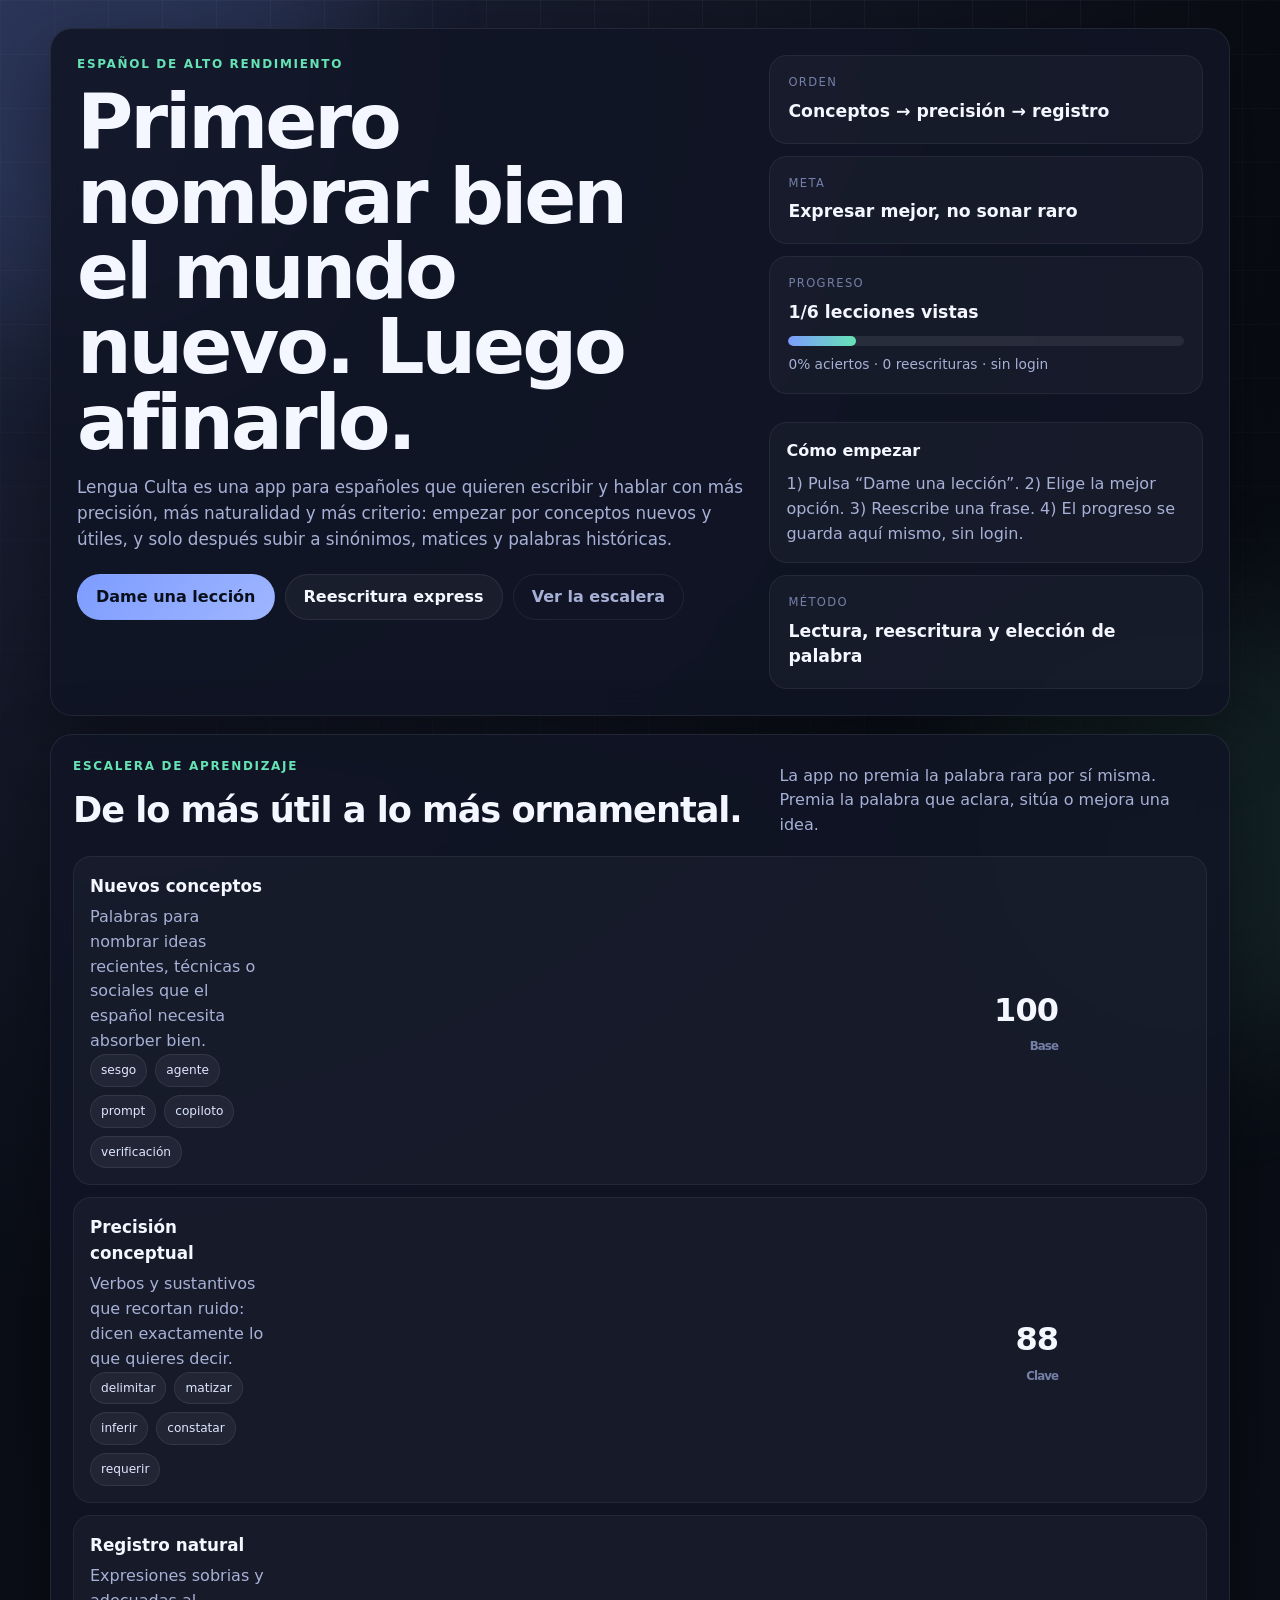
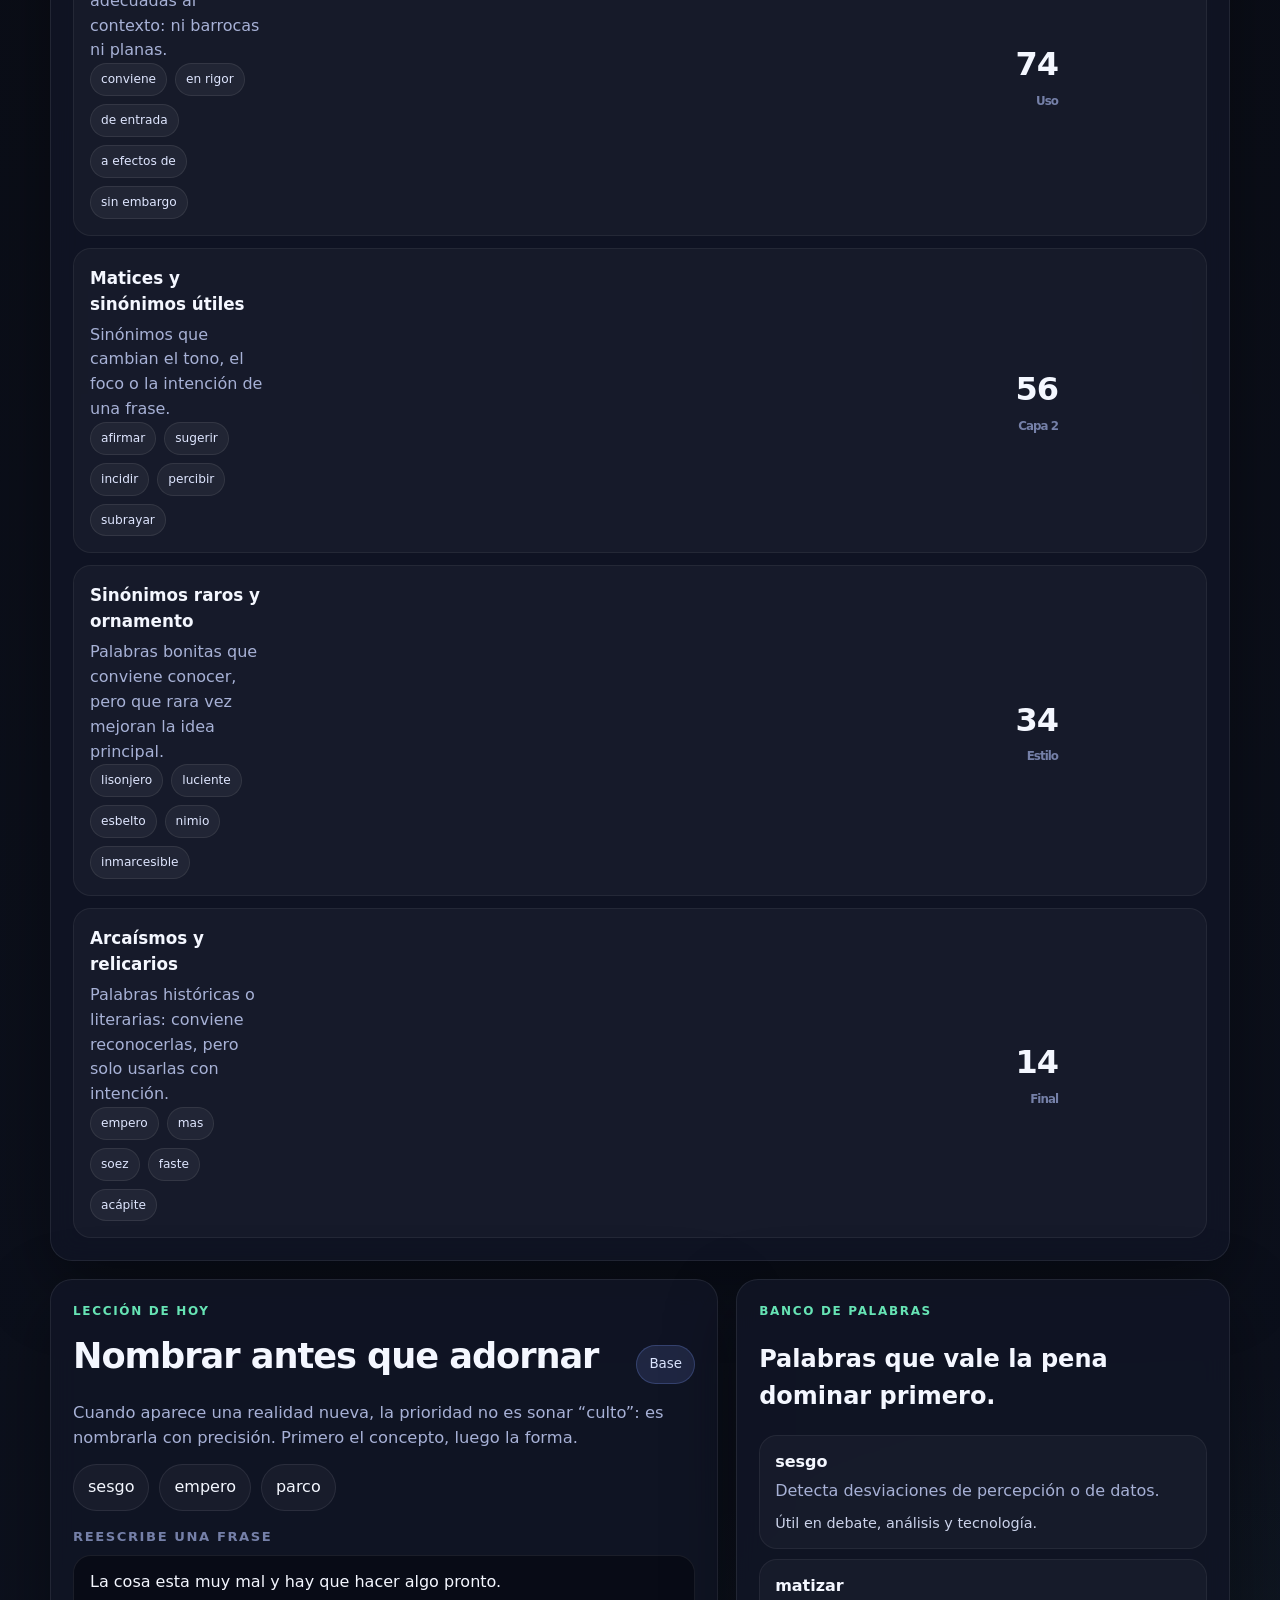
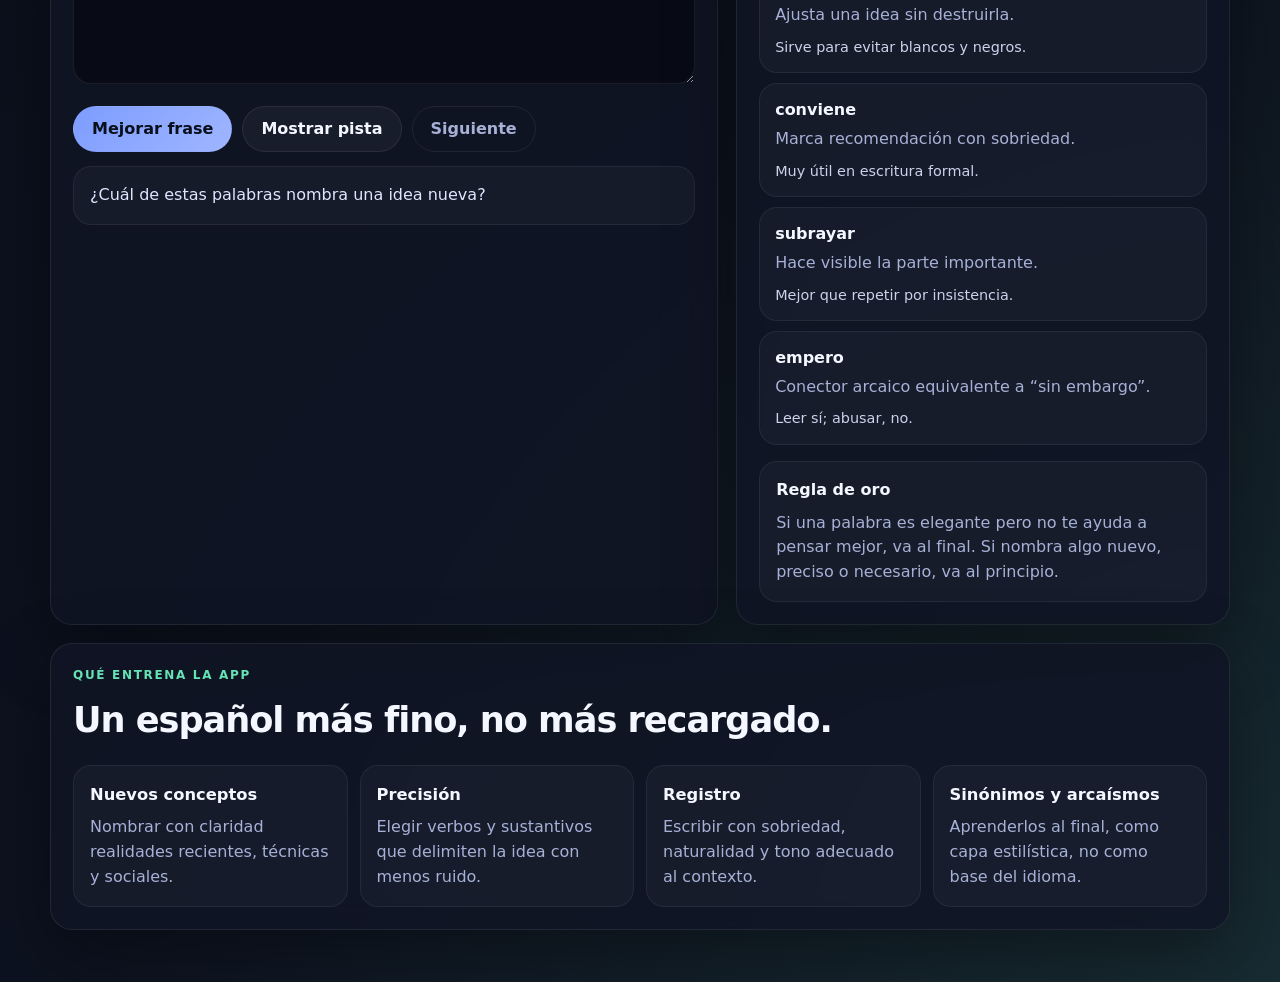
<file: lengua-culta/index.html>
<!doctype html>
<html lang="es">
  <head>
    <meta charset="utf-8" />
    <meta name="viewport" content="width=device-width, initial-scale=1" />
    <meta
      name="description"
      content="Lengua Culta: una web app para dominar el español con prioridad realista — primero nuevos conceptos, luego precisión, registro, matiz, sinónimos y, al final, arcaísmos."
    />
    <title>Lengua Culta</title>
    <link rel="stylesheet" href="styles.css" />
    <script defer src="app.js"></script>
  </head>
  <body>
    <div class="bg-orb orb-a"></div>
    <div class="bg-orb orb-b"></div>
    <div class="grid-overlay" aria-hidden="true"></div>

    <main class="shell">
      <header class="hero card">
        <div class="hero-copy">
          <p class="eyebrow">Español de alto rendimiento</p>
          <h1>Primero nombrar bien el mundo nuevo. Luego afinarlo.</h1>
          <p class="lede">
            Lengua Culta es una app para españoles que quieren escribir y hablar con más
            precisión, más naturalidad y más criterio: empezar por conceptos nuevos y
            útiles, y solo después subir a sinónimos, matices y palabras históricas.
          </p>
          <div class="cta-row">
            <button class="button button-primary" id="shuffleButton">Dame una lección</button>
            <button class="button button-secondary" id="rewriteButton">Reescritura express</button>
            <a class="button button-ghost" href="#mapa">Ver la escalera</a>
          </div>
        </div>
        <aside class="hero-aside">
          <div class="stat card-inner">
            <span class="stat-label">Orden</span>
            <strong>Conceptos → precisión → registro</strong>
          </div>
          <div class="stat card-inner">
            <span class="stat-label">Meta</span>
            <strong>Expresar mejor, no sonar raro</strong>
          </div>
          <div class="stat card-inner" id="progressStat">
            <span class="stat-label">Progreso</span>
            <strong id="progressSummary">Guardado en este navegador</strong>
            <div class="progress-track" aria-hidden="true"><div class="progress-fill" id="progressFill"></div></div>
            <div class="mini-copy" id="progressDetail">Sin login · local-first</div>
          </div>
          <div class="card-inner note-box">
            <strong>Cómo empezar</strong>
            <p>
              1) Pulsa “Dame una lección”. 2) Elige la mejor opción. 3) Reescribe una frase.
              4) El progreso se guarda aquí mismo, sin login.
            </p>
          </div>
          <div class="stat card-inner">
            <span class="stat-label">Método</span>
            <strong>Lectura, reescritura y elección de palabra</strong>
          </div>
        </aside>
      </header>

      <section class="card section-block" id="mapa">
        <div class="section-heading">
          <div>
            <p class="eyebrow">Escalera de aprendizaje</p>
            <h2>De lo más útil a lo más ornamental.</h2>
          </div>
          <p class="section-note">
            La app no premia la palabra rara por sí misma. Premia la palabra que aclara,
            sitúa o mejora una idea.
          </p>
        </div>
        <div id="priorityList" class="priority-list"></div>
      </section>

      <section class="grid-2">
        <article class="card drill-card">
          <div class="section-heading compact">
            <div>
              <p class="eyebrow">Lección de hoy</p>
              <h2 id="lessonTitle">Cargando...</h2>
            </div>
            <span class="badge" id="lessonBadge">Nuevo concepto</span>
          </div>

          <p id="lessonBody" class="lesson-body"></p>

          <div class="choice-row" id="choiceRow" aria-live="polite"></div>

          <div class="input-block">
            <label for="rewriteInput">Reescribe una frase</label>
            <textarea
              id="rewriteInput"
              rows="4"
              placeholder="Ej.: La cosa esta muy mal y hay que hacer algo pronto."
            ></textarea>
          </div>

          <div class="cta-row">
            <button class="button button-primary" id="applyRewrite">Mejorar frase</button>
            <button class="button button-secondary" id="showHint">Mostrar pista</button>
            <button class="button button-ghost" id="nextLesson">Siguiente</button>
          </div>

          <div class="feedback card-inner" id="feedbackBox" aria-live="polite"></div>
        </article>

        <aside class="card side-card">
          <div>
            <p class="eyebrow">Banco de palabras</p>
            <h2>Palabras que vale la pena dominar primero.</h2>
          </div>
          <div id="wordBank" class="word-bank"></div>
          <div class="card-inner note-box">
            <strong>Regla de oro</strong>
            <p>
              Si una palabra es elegante pero no te ayuda a pensar mejor, va al final.
              Si nombra algo nuevo, preciso o necesario, va al principio.
            </p>
          </div>
        </aside>
      </section>

      <section class="card section-block">
        <div class="section-heading">
          <div>
            <p class="eyebrow">Qué entrena la app</p>
            <h2>Un español más fino, no más recargado.</h2>
          </div>
        </div>
        <div class="feature-grid">
          <div class="feature card-inner">
            <strong>Nuevos conceptos</strong>
            <p>Nombrar con claridad realidades recientes, técnicas y sociales.</p>
          </div>
          <div class="feature card-inner">
            <strong>Precisión</strong>
            <p>Elegir verbos y sustantivos que delimiten la idea con menos ruido.</p>
          </div>
          <div class="feature card-inner">
            <strong>Registro</strong>
            <p>Escribir con sobriedad, naturalidad y tono adecuado al contexto.</p>
          </div>
          <div class="feature card-inner">
            <strong>Sinónimos y arcaísmos</strong>
            <p>Aprenderlos al final, como capa estilística, no como base del idioma.</p>
          </div>
        </div>
      </section>
    </main>
  </body>
</html>
</file>
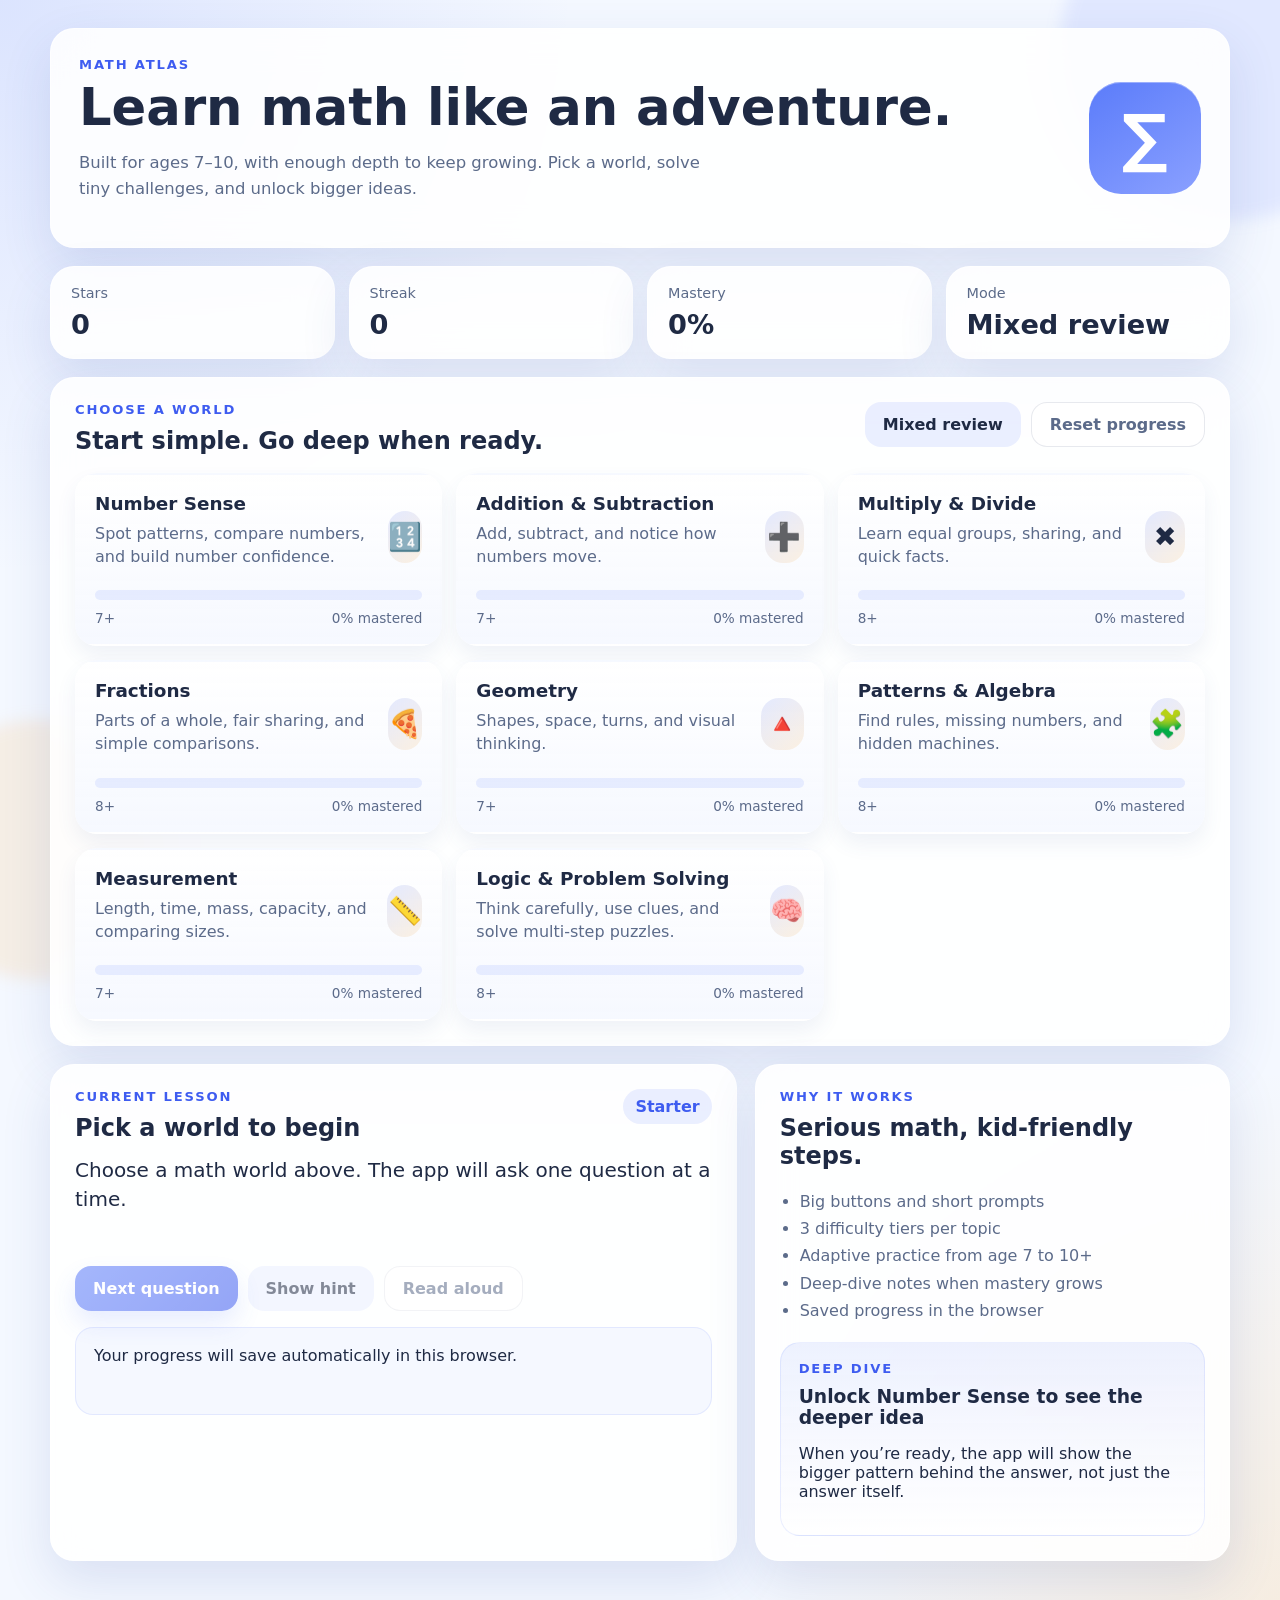
<file: math-atlas/index.html>
<!doctype html>
<html lang="en">
  <head>
    <meta charset="UTF-8" />
    <meta name="viewport" content="width=device-width, initial-scale=1.0" />
    <title>Math Atlas</title>
    <link rel="stylesheet" href="styles.css" />
    <script defer src="app.js"></script>
  </head>
  <body>
    <div class="bg-orb orb-a"></div>
    <div class="bg-orb orb-b"></div>

    <main class="app-shell">
      <header class="hero card">
        <div>
          <p class="eyebrow">Math Atlas</p>
          <h1>Learn math like an adventure.</h1>
          <p class="lede">
            Built for ages 7–10, with enough depth to keep growing. Pick a world,
            solve tiny challenges, and unlock bigger ideas.
          </p>
        </div>
        <div class="hero-mascot" aria-hidden="true">∑</div>
      </header>

      <section class="stats-row">
        <div class="stat card">
          <span class="stat-label">Stars</span>
          <strong id="starsValue">0</strong>
        </div>
        <div class="stat card">
          <span class="stat-label">Streak</span>
          <strong id="streakValue">0</strong>
        </div>
        <div class="stat card">
          <span class="stat-label">Mastery</span>
          <strong id="masteryValue">0%</strong>
        </div>
        <div class="stat card">
          <span class="stat-label">Mode</span>
          <strong id="modeValue">Mixed review</strong>
        </div>
      </section>

      <section class="card main-panel">
        <div class="panel-header">
          <div>
            <p class="eyebrow">Choose a world</p>
            <h2>Start simple. Go deep when ready.</h2>
          </div>
          <div class="actions">
            <button id="mixedButton" class="button button-secondary">Mixed review</button>
            <button id="resetButton" class="button button-ghost">Reset progress</button>
          </div>
        </div>

        <div id="topicGrid" class="topic-grid"></div>
      </section>

      <section class="lesson-grid">
        <article class="card lesson-card">
          <div class="panel-header compact">
            <div>
              <p class="eyebrow">Current lesson</p>
              <h2 id="lessonTitle">Pick a world to begin</h2>
            </div>
            <span id="difficultyBadge" class="badge">Starter</span>
          </div>

          <p id="lessonPrompt" class="lesson-prompt">
            Choose a math world above. The app will ask one question at a time.
          </p>

          <div id="answerGrid" class="answer-grid" aria-live="polite"></div>

          <div class="lesson-footer">
            <button id="nextButton" class="button button-primary" disabled>Next question</button>
            <button id="hintButton" class="button button-secondary" disabled>Show hint</button>
            <button id="speakButton" class="button button-ghost" disabled>Read aloud</button>
          </div>

          <div id="feedbackBox" class="feedback-box" aria-live="polite"></div>
        </article>

        <aside class="card side-card">
          <div>
            <p class="eyebrow">Why it works</p>
            <h2>Serious math, kid-friendly steps.</h2>
          </div>

          <ul class="feature-list">
            <li>Big buttons and short prompts</li>
            <li>3 difficulty tiers per topic</li>
            <li>Adaptive practice from age 7 to 10+</li>
            <li>Deep-dive notes when mastery grows</li>
            <li>Saved progress in the browser</li>
          </ul>

          <div class="deep-dive card-inner">
            <p class="eyebrow">Deep dive</p>
            <h3 id="deepDiveTitle">Unlock a topic to see the deeper idea</h3>
            <p id="deepDiveText">
              When you’re ready, the app will show the bigger pattern behind the
              answer, not just the answer itself.
            </p>
          </div>
        </aside>
      </section>
    </main>
  </body>
</html>
</file>
<file: lengua-culta/styles.css>
:root {
  --bg: #090b12;
  --panel: rgba(16, 21, 37, 0.88);
  --panel-strong: rgba(22, 29, 52, 0.96);
  --text: #f4f7ff;
  --muted: #a7b1d6;
  --muted-2: #7580a8;
  --accent: #7d9cff;
  --accent-2: #66e3b4;
  --accent-3: #f3c969;
  --border: rgba(255, 255, 255, 0.08);
  --shadow: 0 24px 70px rgba(0, 0, 0, 0.38);
  --radius: 22px;
  color-scheme: dark;
}

* { box-sizing: border-box; }
html { scroll-behavior: smooth; }
body {
  margin: 0;
  min-height: 100vh;
  background:
    radial-gradient(circle at top left, rgba(125, 156, 255, 0.18), transparent 30%),
    radial-gradient(circle at bottom right, rgba(102, 227, 180, 0.12), transparent 28%),
    linear-gradient(180deg, #090b12 0%, #0d1220 100%);
  color: var(--text);
  font-family: Inter, ui-sans-serif, system-ui, -apple-system, BlinkMacSystemFont, "Segoe UI", sans-serif;
  line-height: 1.55;
  overflow-x: hidden;
}

a { color: inherit; text-decoration: none; }
button, textarea { font: inherit; }

.bg-orb {
  position: fixed;
  border-radius: 50%;
  filter: blur(70px);
  pointer-events: none;
  opacity: 0.35;
  z-index: 0;
}
.orb-a {
  width: 540px;
  height: 540px;
  left: -180px;
  top: -200px;
  background: rgba(125, 156, 255, 0.42);
}
.orb-b {
  width: 460px;
  height: 460px;
  right: -140px;
  bottom: -160px;
  background: rgba(102, 227, 180, 0.28);
}
.grid-overlay {
  position: fixed;
  inset: 0;
  z-index: 0;
  pointer-events: none;
  background-image:
    linear-gradient(rgba(255,255,255,0.035) 1px, transparent 1px),
    linear-gradient(90deg, rgba(255,255,255,0.035) 1px, transparent 1px);
  background-size: 54px 54px;
  mask-image: radial-gradient(circle at 50% 0%, black 40%, transparent 100%);
}

.shell {
  position: relative;
  z-index: 1;
  width: min(1180px, calc(100% - 32px));
  margin: 0 auto;
  padding: 28px 0 52px;
}

.card {
  background: var(--panel);
  border: 1px solid var(--border);
  border-radius: var(--radius);
  box-shadow: var(--shadow);
  backdrop-filter: blur(14px);
}

.card-inner {
  background: rgba(255,255,255,0.03);
  border: 1px solid rgba(255,255,255,0.06);
  border-radius: 18px;
}

.hero {
  display: grid;
  grid-template-columns: 1.4fr 0.9fr;
  gap: 18px;
  padding: 26px;
  align-items: stretch;
}

.hero h1 {
  margin: 10px 0 14px;
  font-size: clamp(2.4rem, 6vw, 4.9rem);
  line-height: 0.98;
  letter-spacing: -0.04em;
  max-width: 12ch;
}

.lede {
  margin: 0;
  max-width: 66ch;
  color: var(--muted);
  font-size: 1.05rem;
}

.eyebrow {
  margin: 0;
  text-transform: uppercase;
  letter-spacing: 0.14em;
  font-size: 0.75rem;
  color: var(--accent-2);
  font-weight: 700;
}

.hero-aside {
  display: grid;
  gap: 12px;
}

.stat {
  padding: 18px;
}
.stat-label {
  display: block;
  margin-bottom: 8px;
  color: var(--muted-2);
  text-transform: uppercase;
  letter-spacing: 0.12em;
  font-size: 0.72rem;
}
.stat strong {
  font-size: 1.08rem;
  line-height: 1.35;
}

.cta-row {
  display: flex;
  flex-wrap: wrap;
  gap: 10px;
  margin-top: 22px;
}

.button {
  display: inline-flex;
  align-items: center;
  justify-content: center;
  min-height: 46px;
  padding: 0 18px;
  border-radius: 999px;
  border: 1px solid transparent;
  cursor: pointer;
  transition: transform 0.16s ease, border-color 0.16s ease, background 0.16s ease, opacity 0.16s ease;
  font-weight: 700;
}
.button:hover { transform: translateY(-1px); }
.button-primary {
  color: #09101c;
  background: linear-gradient(135deg, var(--accent), #9fb6ff);
}
.button-secondary {
  color: var(--text);
  background: rgba(255,255,255,0.04);
  border-color: rgba(255,255,255,0.08);
}
.button-ghost {
  color: var(--muted);
  background: transparent;
  border-color: rgba(255,255,255,0.07);
}

.section-block {
  margin-top: 18px;
  padding: 22px;
}

.section-heading {
  display: flex;
  justify-content: space-between;
  gap: 18px;
  align-items: end;
  margin-bottom: 18px;
}
.section-heading h2 {
  margin: 8px 0 0;
  font-size: clamp(1.4rem, 3vw, 2.2rem);
  letter-spacing: -0.03em;
}
.section-note {
  margin: 0;
  max-width: 42ch;
  color: var(--muted);
}
.compact {
  margin-bottom: 16px;
}
.badge {
  display: inline-flex;
  align-items: center;
  padding: 8px 12px;
  border-radius: 999px;
  background: rgba(125, 156, 255, 0.14);
  border: 1px solid rgba(125, 156, 255, 0.24);
  color: #dce5ff;
  font-size: 0.84rem;
  white-space: nowrap;
}

.priority-list {
  display: grid;
  gap: 12px;
}
.priority-item {
  display: grid;
  grid-template-columns: 180px 1fr 120px;
  gap: 12px;
  align-items: center;
  padding: 16px;
  border-radius: 18px;
  background: rgba(255,255,255,0.03);
  border: 1px solid rgba(255,255,255,0.06);
}
.priority-item button {
  width: 100%;
  text-align: left;
  background: transparent;
  border: 0;
  color: inherit;
  padding: 0;
  cursor: pointer;
}
.priority-name {
  font-size: 1.05rem;
  font-weight: 800;
  margin-bottom: 6px;
}
.priority-desc,
.lesson-body,
.note-box p,
.feature p {
  color: var(--muted);
  margin: 0;
}
.priority-meta {
  display: flex;
  flex-wrap: wrap;
  gap: 8px;
}
.pill {
  display: inline-flex;
  align-items: center;
  padding: 6px 10px;
  border-radius: 999px;
  font-size: 0.76rem;
  background: rgba(255,255,255,0.05);
  color: #dfe6ff;
  border: 1px solid rgba(255,255,255,0.08);
}
.priority-score {
  text-align: right;
  font-size: 2rem;
  font-weight: 800;
  letter-spacing: -0.03em;
}
.priority-score small {
  display: block;
  font-size: 0.74rem;
  color: var(--muted-2);
  font-weight: 700;
  margin-top: 2px;
}

.grid-2 {
  display: grid;
  grid-template-columns: 1.15fr 0.85fr;
  gap: 18px;
  margin-top: 18px;
}
.drill-card,
.side-card {
  padding: 22px;
}
.lesson-body {
  margin-bottom: 14px;
  font-size: 1.02rem;
}
.choice-row {
  display: flex;
  flex-wrap: wrap;
  gap: 10px;
  margin-bottom: 16px;
}
.choice {
  border: 1px solid rgba(255,255,255,0.08);
  background: rgba(255,255,255,0.04);
  color: var(--text);
  border-radius: 999px;
  padding: 10px 14px;
  cursor: pointer;
  transition: background 0.16s ease, border-color 0.16s ease, transform 0.16s ease;
}
.choice:hover { transform: translateY(-1px); }
.choice.active {
  background: rgba(102, 227, 180, 0.14);
  border-color: rgba(102, 227, 180, 0.26);
}
.input-block {
  display: grid;
  gap: 8px;
  margin: 10px 0 14px;
}
.input-block label {
  font-size: 0.82rem;
  text-transform: uppercase;
  letter-spacing: 0.12em;
  color: var(--muted-2);
  font-weight: 700;
}
textarea {
  width: 100%;
  resize: vertical;
  min-height: 116px;
  color: var(--text);
  background: rgba(8, 12, 22, 0.9);
  border: 1px solid rgba(255,255,255,0.08);
  border-radius: 18px;
  padding: 14px 16px;
  outline: none;
}
textarea:focus {
  border-color: rgba(125, 156, 255, 0.42);
  box-shadow: 0 0 0 4px rgba(125, 156, 255, 0.08);
}
.feedback {
  margin-top: 14px;
  padding: 16px;
  white-space: pre-wrap;
  color: #dfe7ff;
}
.word-bank {
  display: grid;
  gap: 10px;
  margin-top: 16px;
}
.word-card {
  padding: 14px 15px;
  border-radius: 18px;
  background: rgba(255,255,255,0.03);
  border: 1px solid rgba(255,255,255,0.06);
}
.word-card strong {
  display: block;
  margin-bottom: 4px;
}
.word-card span {
  color: var(--muted);
}
.note-box {
  margin-top: 16px;
  padding: 16px;
}
.note-box strong {
  display: block;
  margin-bottom: 8px;
}
.progress-track {
  margin-top: 10px;
  width: 100%;
  height: 10px;
  border-radius: 999px;
  background: rgba(255,255,255,0.08);
  overflow: hidden;
}
.progress-fill {
  width: 0%;
  height: 100%;
  border-radius: 999px;
  background: linear-gradient(90deg, var(--accent), var(--accent-2));
  transition: width 0.25s ease;
}
.mini-copy {
  margin-top: 8px;
  color: var(--muted);
  font-size: 0.86rem;
}
.feature-grid {
  display: grid;
  grid-template-columns: repeat(4, minmax(0, 1fr));
  gap: 12px;
}
.feature {
  padding: 16px;
}
.feature strong {
  display: block;
  margin-bottom: 8px;
  font-size: 1.02rem;
}

@media (max-width: 980px) {
  .hero,
  .grid-2,
  .section-heading,
  .priority-item,
  .feature-grid {
    grid-template-columns: 1fr;
    display: grid;
    align-items: start;
  }
  .priority-score { text-align: left; }
}

@media (max-width: 640px) {
  .shell { width: min(100% - 20px, 1180px); padding-top: 14px; }
  .hero,
  .section-block,
  .drill-card,
  .side-card { padding: 16px; }
  .hero h1 { font-size: clamp(2.1rem, 13vw, 3.4rem); }
  .priority-item { gap: 10px; }
  .choice-row, .cta-row { gap: 8px; }
  .button { width: 100%; }
}
</file>
<file: math-atlas/styles.css>
:root {
  --bg: #f4f8ff;
  --card: rgba(255, 255, 255, 0.88);
  --card-strong: #ffffff;
  --text: #1f2a44;
  --muted: #5c6b8a;
  --primary: #5b7cfa;
  --primary-strong: #3e5cf0;
  --accent: #ffb347;
  --good: #2bb673;
  --bad: #ff6b6b;
  --shadow: 0 20px 50px rgba(59, 85, 168, 0.14);
  --radius: 24px;
}

* {
  box-sizing: border-box;
}

html,
body {
  margin: 0;
  min-height: 100%;
  font-family: Inter, system-ui, -apple-system, BlinkMacSystemFont, "Segoe UI", sans-serif;
  color: var(--text);
  background:
    radial-gradient(circle at top left, rgba(91, 124, 250, 0.16), transparent 28%),
    radial-gradient(circle at bottom right, rgba(255, 179, 71, 0.16), transparent 26%),
    var(--bg);
}

body {
  padding: 28px 16px 40px;
}

button {
  font: inherit;
}

.app-shell {
  width: min(1180px, 100%);
  margin: 0 auto;
  position: relative;
  z-index: 1;
}

.card {
  background: var(--card);
  backdrop-filter: blur(18px);
  border: 1px solid rgba(255, 255, 255, 0.6);
  border-radius: var(--radius);
  box-shadow: var(--shadow);
}

.hero {
  display: flex;
  justify-content: space-between;
  gap: 20px;
  align-items: center;
  padding: 28px;
  margin-bottom: 18px;
}

.hero h1 {
  margin: 0;
  font-size: clamp(2rem, 4vw, 3.6rem);
  line-height: 1;
}

.eyebrow {
  margin: 0 0 10px;
  font-size: 0.82rem;
  font-weight: 800;
  letter-spacing: 0.14em;
  text-transform: uppercase;
  color: var(--primary-strong);
}

.lede {
  max-width: 60ch;
  color: var(--muted);
  font-size: 1.03rem;
  line-height: 1.6;
}

.hero-mascot {
  width: 112px;
  height: 112px;
  border-radius: 32px;
  display: grid;
  place-items: center;
  font-size: 4rem;
  font-weight: 900;
  color: white;
  background: linear-gradient(145deg, var(--primary), #8aa0ff);
  box-shadow: inset 0 1px 0 rgba(255, 255, 255, 0.35);
}

.stats-row {
  display: grid;
  grid-template-columns: repeat(4, minmax(0, 1fr));
  gap: 14px;
  margin-bottom: 18px;
}

.stat {
  padding: 18px 20px;
}

.stat-label {
  display: block;
  color: var(--muted);
  margin-bottom: 8px;
  font-size: 0.9rem;
}

.stat strong {
  font-size: 1.7rem;
}

.main-panel,
.lesson-card,
.side-card {
  padding: 24px;
}

.main-panel {
  margin-bottom: 18px;
}

.panel-header {
  display: flex;
  justify-content: space-between;
  align-items: flex-start;
  gap: 16px;
  margin-bottom: 18px;
}

.panel-header.compact {
  margin-bottom: 14px;
}

.panel-header h2,
.lesson-card h2,
.side-card h2,
.side-card h3 {
  margin: 0;
}

.actions {
  display: flex;
  flex-wrap: wrap;
  gap: 10px;
}

.topic-grid {
  display: grid;
  grid-template-columns: repeat(3, minmax(0, 1fr));
  gap: 14px;
}

.topic-card {
  border: 0;
  border-radius: 22px;
  padding: 18px;
  text-align: left;
  cursor: pointer;
  background: linear-gradient(180deg, rgba(255, 255, 255, 0.95), rgba(245, 248, 255, 0.9));
  color: var(--text);
  box-shadow: 0 10px 20px rgba(66, 91, 151, 0.08);
  transition: transform 140ms ease, box-shadow 140ms ease, border-color 140ms ease;
  border: 2px solid transparent;
}

.topic-card:hover,
.topic-card:focus-visible {
  transform: translateY(-2px);
  box-shadow: 0 14px 28px rgba(66, 91, 151, 0.12);
  outline: none;
}

.topic-card.active {
  border-color: rgba(91, 124, 250, 0.45);
  box-shadow: 0 16px 32px rgba(91, 124, 250, 0.18);
}

.topic-top {
  display: flex;
  justify-content: space-between;
  align-items: center;
  gap: 12px;
  margin-bottom: 10px;
}

.topic-icon {
  width: 52px;
  height: 52px;
  border-radius: 18px;
  display: grid;
  place-items: center;
  font-size: 1.7rem;
  background: linear-gradient(145deg, rgba(91, 124, 250, 0.16), rgba(255, 179, 71, 0.16));
}

.topic-title {
  font-size: 1.15rem;
  font-weight: 800;
  margin: 0;
}

.topic-desc {
  margin: 8px 0 12px;
  color: var(--muted);
  line-height: 1.45;
}

.progress-mini {
  height: 10px;
  border-radius: 999px;
  background: rgba(91, 124, 250, 0.12);
  overflow: hidden;
}

.progress-mini > span {
  display: block;
  height: 100%;
  border-radius: inherit;
  background: linear-gradient(90deg, var(--primary), var(--accent));
}

.topic-meta {
  display: flex;
  justify-content: space-between;
  margin-top: 10px;
  font-size: 0.85rem;
  color: var(--muted);
}

.lesson-grid {
  display: grid;
  grid-template-columns: 1.3fr 0.9fr;
  gap: 18px;
}

.lesson-card,
.side-card {
  min-height: 100%;
}

.badge {
  display: inline-flex;
  align-items: center;
  justify-content: center;
  padding: 8px 12px;
  border-radius: 999px;
  background: rgba(91, 124, 250, 0.12);
  color: var(--primary-strong);
  font-weight: 800;
}

.lesson-prompt {
  min-height: 76px;
  margin: 0 0 16px;
  font-size: 1.25rem;
  line-height: 1.45;
}

.answer-grid {
  display: grid;
  grid-template-columns: repeat(2, minmax(0, 1fr));
  gap: 12px;
  margin-bottom: 18px;
}

.answer-btn {
  min-height: 70px;
  border-radius: 18px;
  border: 2px solid rgba(91, 124, 250, 0.16);
  background: #fff;
  color: var(--text);
  font-weight: 700;
  font-size: 1rem;
  padding: 14px 16px;
  cursor: pointer;
  transition: transform 120ms ease, border-color 120ms ease, box-shadow 120ms ease;
  box-shadow: 0 8px 18px rgba(67, 89, 146, 0.06);
}

.answer-btn:hover,
.answer-btn:focus-visible {
  transform: translateY(-1px);
  border-color: rgba(91, 124, 250, 0.42);
  outline: none;
}

.answer-btn.correct {
  border-color: rgba(43, 182, 115, 0.45);
  background: rgba(43, 182, 115, 0.08);
}

.answer-btn.wrong {
  border-color: rgba(255, 107, 107, 0.45);
  background: rgba(255, 107, 107, 0.08);
}

.lesson-footer {
  display: flex;
  flex-wrap: wrap;
  gap: 10px;
  margin-bottom: 16px;
}

.button {
  border: 0;
  border-radius: 16px;
  padding: 12px 18px;
  font-weight: 800;
  cursor: pointer;
  transition: transform 120ms ease, box-shadow 120ms ease, background 120ms ease;
}

.button:hover,
.button:focus-visible {
  transform: translateY(-1px);
  outline: none;
}

.button:disabled {
  cursor: not-allowed;
  opacity: 0.55;
  transform: none;
}

.button-primary {
  color: white;
  background: linear-gradient(135deg, var(--primary), var(--primary-strong));
  box-shadow: 0 12px 24px rgba(91, 124, 250, 0.25);
}

.button-secondary {
  color: var(--text);
  background: rgba(91, 124, 250, 0.12);
}

.button-ghost {
  color: var(--muted);
  background: rgba(255, 255, 255, 0.8);
  border: 1px solid rgba(92, 107, 138, 0.15);
}

.feedback-box {
  min-height: 88px;
  padding: 16px 18px;
  border-radius: 18px;
  background: rgba(245, 248, 255, 0.92);
  border: 1px solid rgba(91, 124, 250, 0.12);
  color: var(--text);
  line-height: 1.55;
}

.feedback-good {
  border-color: rgba(43, 182, 115, 0.22);
  background: rgba(43, 182, 115, 0.08);
}

.feedback-bad {
  border-color: rgba(255, 107, 107, 0.22);
  background: rgba(255, 107, 107, 0.08);
}

.feature-list {
  margin: 18px 0;
  padding-left: 20px;
  color: var(--muted);
  line-height: 1.7;
}

.card-inner {
  margin-top: 16px;
  padding: 18px;
  border-radius: 20px;
  background: linear-gradient(180deg, rgba(91, 124, 250, 0.1), rgba(255, 255, 255, 0.9));
  border: 1px solid rgba(91, 124, 250, 0.12);
}

.bg-orb {
  position: fixed;
  z-index: 0;
  border-radius: 50%;
  filter: blur(8px);
  pointer-events: none;
}

.orb-a {
  width: 340px;
  height: 340px;
  top: -120px;
  right: -120px;
  background: rgba(91, 124, 250, 0.12);
}

.orb-b {
  width: 260px;
  height: 260px;
  left: -90px;
  bottom: -80px;
  background: rgba(255, 179, 71, 0.14);
}

@media (max-width: 980px) {
  .topic-grid,
  .lesson-grid,
  .stats-row {
    grid-template-columns: 1fr 1fr;
  }

  .lesson-grid {
    grid-template-columns: 1fr;
  }
}

@media (max-width: 720px) {
  body {
    padding: 16px 12px 24px;
  }

  .hero {
    flex-direction: column;
    align-items: flex-start;
  }

  .stats-row,
  .topic-grid,
  .answer-grid {
    grid-template-columns: 1fr;
  }

  .panel-header {
    flex-direction: column;
  }

  .hero-mascot {
    width: 84px;
    height: 84px;
    font-size: 3rem;
  }

  .lesson-prompt {
    font-size: 1.1rem;
  }
}
</file>
